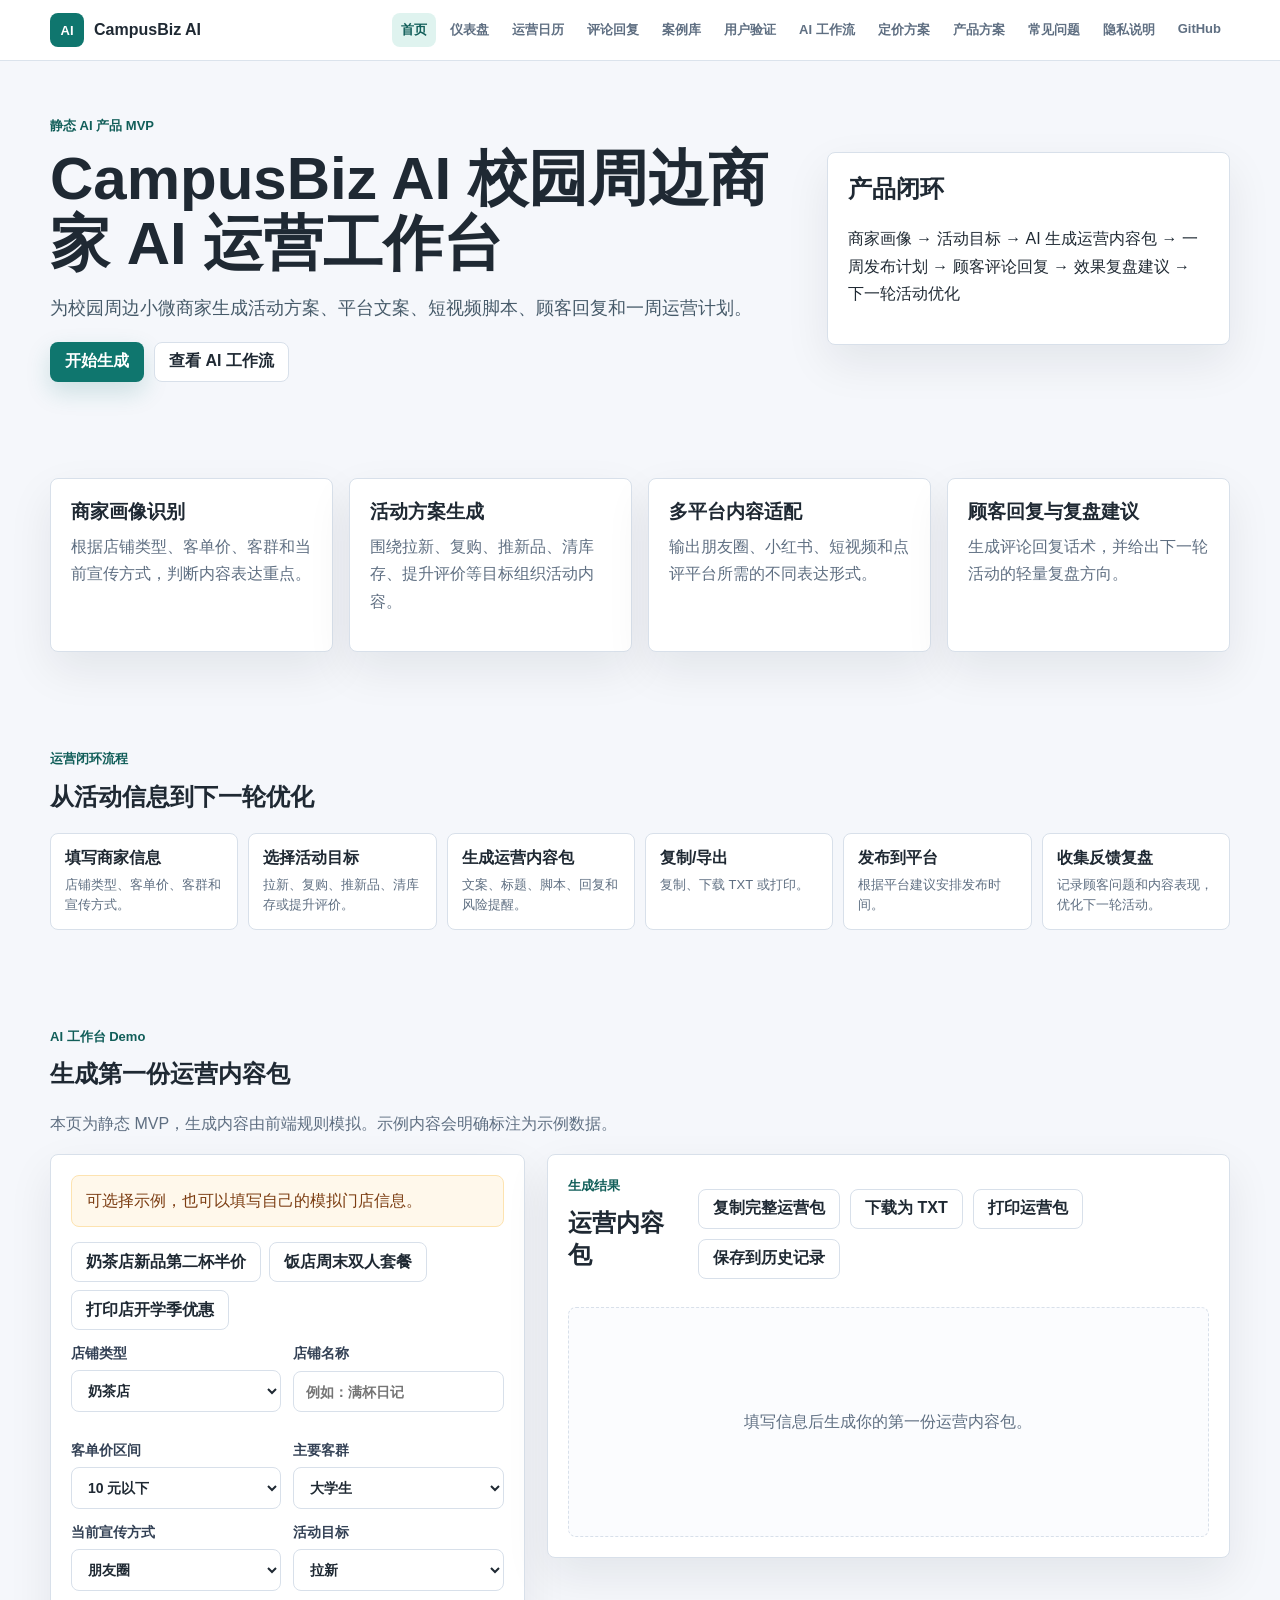
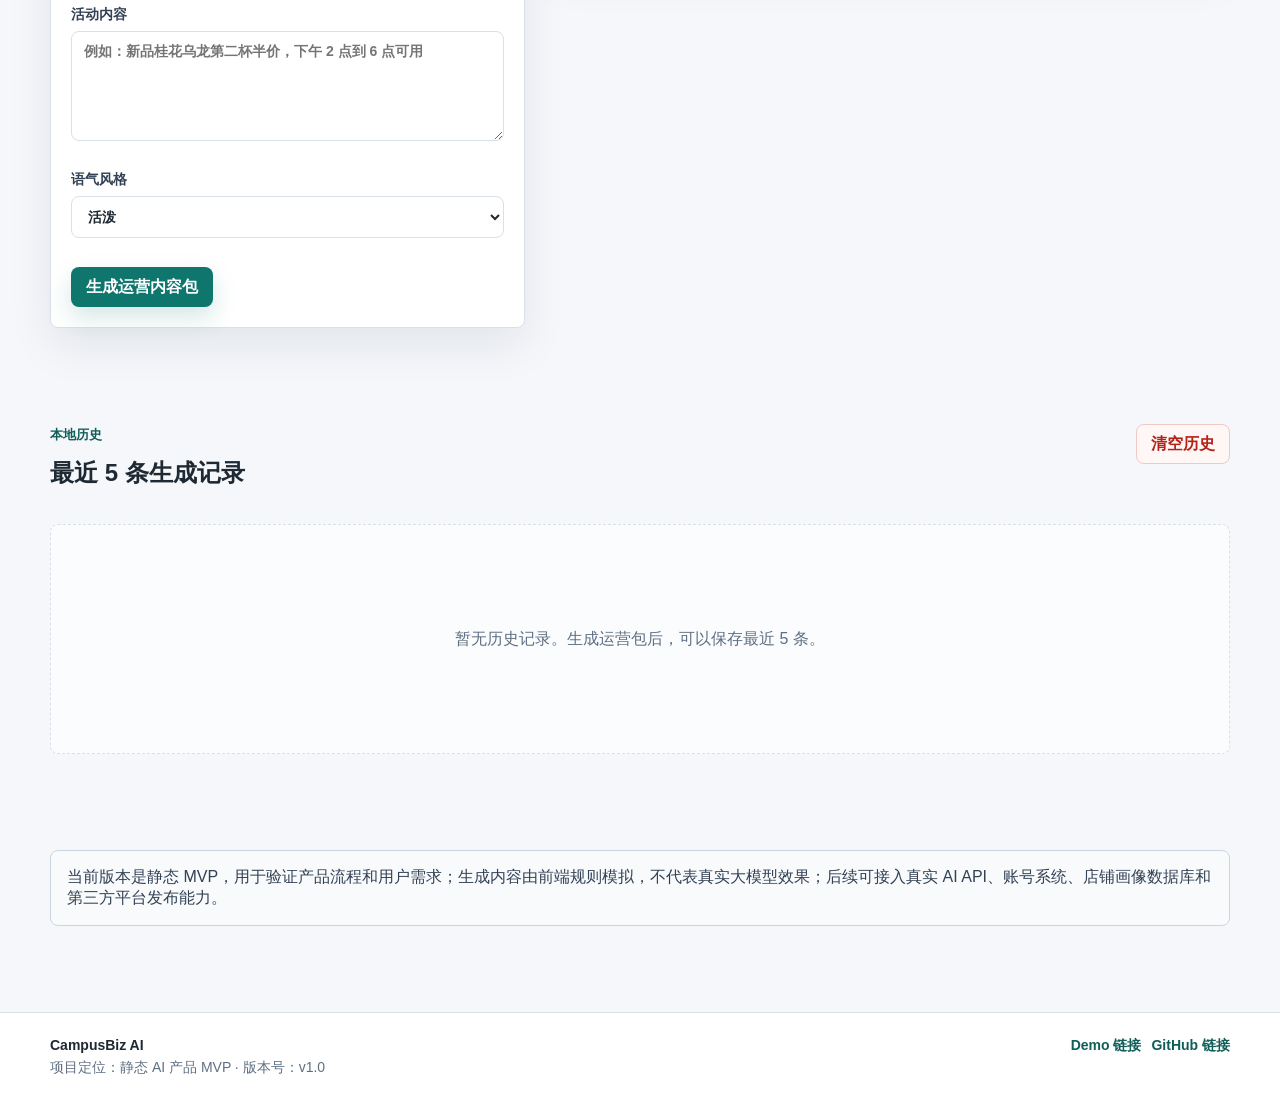
<file: index.html>
<!doctype html>
<html lang="zh-CN">
  <head>
    <meta charset="UTF-8" />
    <meta name="viewport" content="width=device-width, initial-scale=1.0" />
    <meta name="description" content="CampusBiz AI 是面向校园周边小微商家的静态 AI 产品 MVP，提供活动策划、内容生成、运营日历、评论回复和复盘建议。" />
    <title>CampusBiz AI - 首页</title>
    <link rel="stylesheet" href="styles.css" />
  </head>
  <body data-page="home">
    <header class="site-header">
      <nav class="nav" aria-label="主导航">
        <a class="brand" href="index.html"><span class="brand-mark">AI</span><span>CampusBiz AI</span></a>
        <div class="nav-links">
          <a href="index.html" data-page="home">首页</a>
          <a href="dashboard.html" data-page="dashboard">仪表盘</a>
          <a href="calendar.html" data-page="calendar">运营日历</a>
          <a href="reply.html" data-page="reply">评论回复</a>
          <a href="cases.html" data-page="cases">案例库</a>
          <a href="research.html" data-page="research">用户验证</a>
          <a href="workflow.html" data-page="workflow">AI 工作流</a>
          <a href="pricing.html" data-page="pricing">定价方案</a>
          <a href="product-plan.html" data-page="plan">产品方案</a>
          <a href="faq.html" data-page="faq">常见问题</a>
          <a href="privacy.html" data-page="privacy">隐私说明</a>
          <a href="https://github.com/zheng1yu1/campusbiz-ai-assistant">GitHub</a>
        </div>
      </nav>
    </header>

    <main>
      <section class="section page-hero">
        <div class="hero-text">
          <p class="eyebrow">静态 AI 产品 MVP</p>
          <h1>CampusBiz AI 校园周边商家 AI 运营工作台</h1>
          <p class="subtitle">为校园周边小微商家生成活动方案、平台文案、短视频脚本、顾客回复和一周运营计划。</p>
          <div class="hero-actions">
            <a class="primary-btn" href="#demo">开始生成</a>
            <a class="secondary-btn" href="workflow.html">查看 AI 工作流</a>
          </div>
        </div>
        <aside class="hero-panel">
          <h2>产品闭环</h2>
          <p>商家画像 → 活动目标 → AI 生成运营内容包 → 一周发布计划 → 顾客评论回复 → 效果复盘建议 → 下一轮活动优化</p>
        </aside>
      </section>

      <section class="section">
        <div class="card-grid">
          <article class="card"><h3>商家画像识别</h3><p>根据店铺类型、客单价、客群和当前宣传方式，判断内容表达重点。</p></article>
          <article class="card"><h3>活动方案生成</h3><p>围绕拉新、复购、推新品、清库存、提升评价等目标组织活动内容。</p></article>
          <article class="card"><h3>多平台内容适配</h3><p>输出朋友圈、小红书、短视频和点评平台所需的不同表达形式。</p></article>
          <article class="card"><h3>顾客回复与复盘建议</h3><p>生成评论回复话术，并给出下一轮活动的轻量复盘方向。</p></article>
        </div>
      </section>

      <section class="section">
        <div class="section-heading">
          <p class="eyebrow">运营闭环流程</p>
          <h2>从活动信息到下一轮优化</h2>
        </div>
        <div class="flow">
          <div class="flow-step"><strong>填写商家信息</strong><span>店铺类型、客单价、客群和宣传方式。</span></div>
          <div class="flow-step"><strong>选择活动目标</strong><span>拉新、复购、推新品、清库存或提升评价。</span></div>
          <div class="flow-step"><strong>生成运营内容包</strong><span>文案、标题、脚本、回复和风险提醒。</span></div>
          <div class="flow-step"><strong>复制/导出</strong><span>复制、下载 TXT 或打印。</span></div>
          <div class="flow-step"><strong>发布到平台</strong><span>根据平台建议安排发布时间。</span></div>
          <div class="flow-step"><strong>收集反馈复盘</strong><span>记录顾客问题和内容表现，优化下一轮活动。</span></div>
        </div>
      </section>

      <section id="demo" class="section">
        <div class="section-heading">
          <p class="eyebrow">AI 工作台 Demo</p>
          <h2>生成第一份运营内容包</h2>
          <p class="muted">本页为静态 MVP，生成内容由前端规则模拟。示例内容会明确标注为示例数据。</p>
        </div>
        <div class="workbench">
          <form class="input-panel" id="generator-form" novalidate>
            <div class="notice" id="exampleFlag">可选择示例，也可以填写自己的模拟门店信息。</div>
            <div id="formAlert" class="form-alert" role="alert"></div>
            <div class="sample-tabs">
              <button type="button" class="secondary-btn" data-example="tea">奶茶店新品第二杯半价</button>
              <button type="button" class="secondary-btn" data-example="dinner">饭店周末双人套餐</button>
              <button type="button" class="secondary-btn" data-example="print">打印店开学季优惠</button>
            </div>
            <div class="field-row">
              <label for="storeType">店铺类型
                <select id="storeType"><option>奶茶店</option><option>饭店</option><option>理发店</option><option>健身房</option><option>水果店</option><option>打印店</option><option>其他</option></select>
              </label>
              <label for="storeName">店铺名称
                <input id="storeName" type="text" placeholder="例如：满杯日记" />
              </label>
            </div>
            <div id="storeNameError" class="error-message"></div>
            <div class="field-row">
              <label for="priceRange">客单价区间
                <select id="priceRange"><option>10 元以下</option><option>10-20 元</option><option>20-40 元</option><option>40 元以上</option></select>
              </label>
              <label for="audience">主要客群
                <select id="audience"><option>大学生</option><option>上班族</option><option>情侣</option><option>宿舍党</option><option>考研学生</option><option>附近居民</option></select>
              </label>
            </div>
            <div class="field-row">
              <label for="channel">当前宣传方式
                <select id="channel"><option>朋友圈</option><option>小红书</option><option>抖音</option><option>美团/大众点评</option><option>线下海报</option><option>几乎没有</option></select>
              </label>
              <label for="goal">活动目标
                <select id="goal"><option>拉新</option><option>复购</option><option>推新品</option><option>清库存</option><option>提升评价</option><option>节日活动</option></select>
              </label>
            </div>
            <label for="campaign">活动内容
              <textarea id="campaign" placeholder="例如：新品桂花乌龙第二杯半价，下午 2 点到 6 点可用"></textarea>
            </label>
            <div id="campaignError" class="error-message"></div>
            <label for="tone">语气风格
              <select id="tone"><option>活泼</option><option>亲切</option><option>专业</option><option>搞笑</option><option>促销感强</option></select>
            </label>
            <div class="form-actions">
              <button class="primary-btn" type="submit">生成运营内容包</button>
            </div>
          </form>

          <section id="result-section" class="output-panel print-area">
            <div class="output-head no-print">
              <div><p class="eyebrow">生成结果</p><h2>运营内容包</h2></div>
              <div class="actions">
                <button class="secondary-btn" type="button" data-copy-package>复制完整运营包</button>
                <button class="secondary-btn" type="button" data-download-package>下载为 TXT</button>
                <button class="secondary-btn" type="button" data-print>打印运营包</button>
                <button class="secondary-btn" type="button" data-save-history>保存到历史记录</button>
              </div>
            </div>
            <div id="output" class="empty-state">填写信息后生成你的第一份运营内容包。</div>
          </section>
        </div>
      </section>

      <section class="section history-section">
        <div class="output-head">
          <div><p class="eyebrow">本地历史</p><h2>最近 5 条生成记录</h2><p id="historyNotice" class="muted"></p></div>
          <button id="clearHistory" class="danger-btn" type="button">清空历史</button>
        </div>
        <div id="historyList" class="history-list"></div>
      </section>

      <section class="section">
        <div class="mvp-note">
          当前版本是静态 MVP，用于验证产品流程和用户需求；生成内容由前端规则模拟，不代表真实大模型效果；后续可接入真实 AI API、账号系统、店铺画像数据库和第三方平台发布能力。
        </div>
      </section>
    </main>

    <footer class="site-footer">
      <div class="footer-inner">
        <div><strong>CampusBiz AI</strong><span>项目定位：静态 AI 产品 MVP · 版本号：v1.0</span></div>
        <div class="footer-links"><a href="https://zheng1yu1.github.io/campusbiz-ai-assistant/">Demo 链接</a><a href="https://github.com/zheng1yu1/campusbiz-ai-assistant">GitHub 链接</a></div>
      </div>
    </footer>
    <div class="toast" id="toast" role="status" aria-live="polite"></div>
    <script src="script.js"></script>
  </body>
</html>
</file>
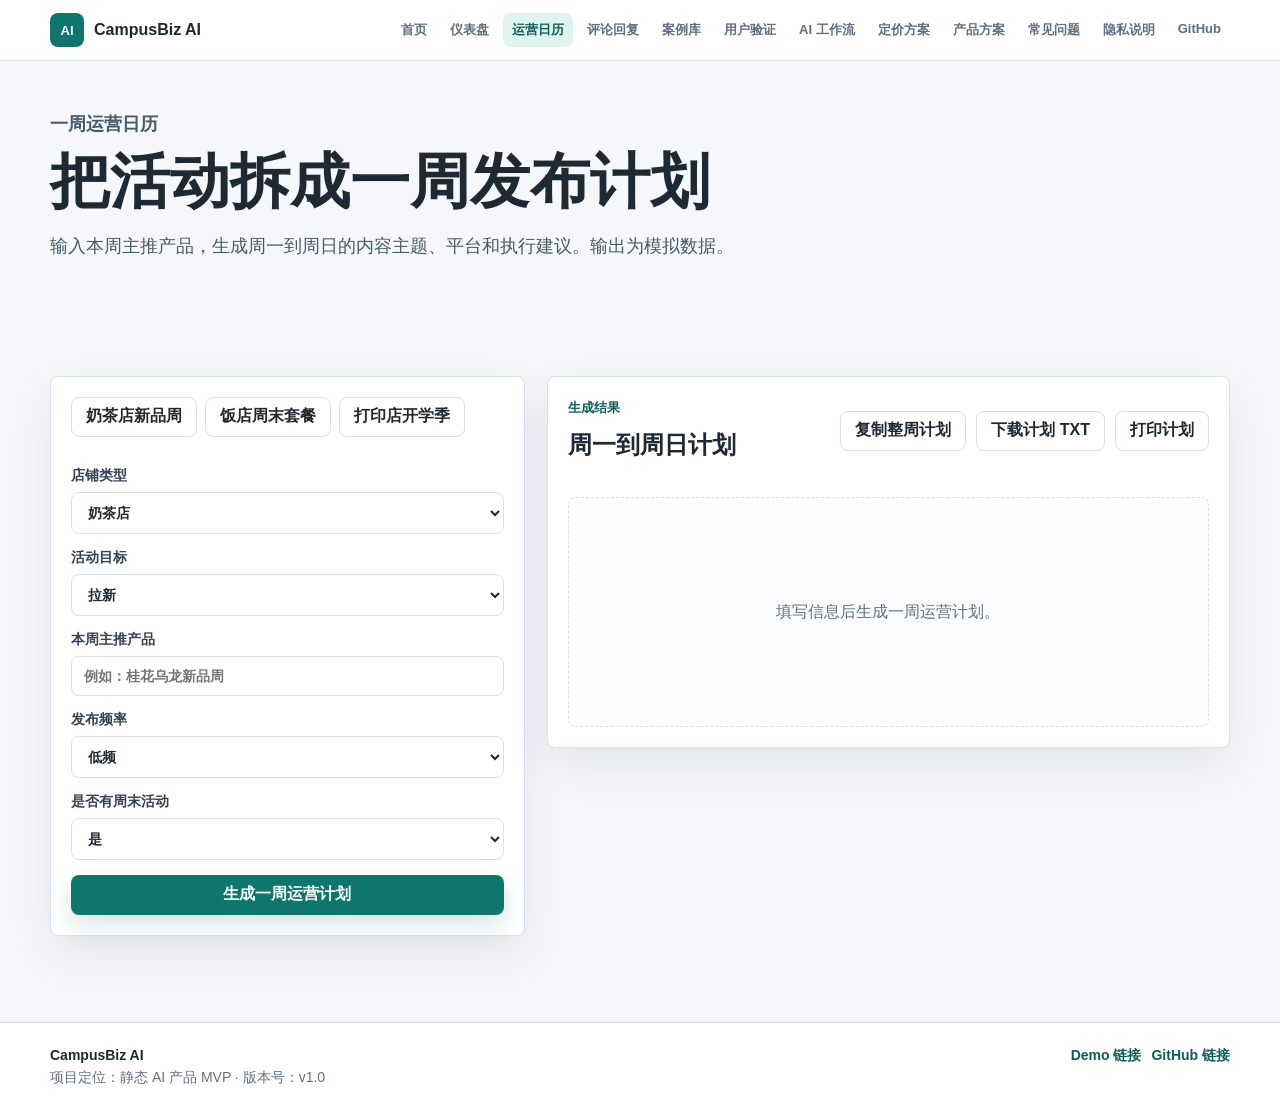
<file: calendar.html>
<!doctype html>
<html lang="zh-CN">
  <head><meta charset="UTF-8" /><meta name="viewport" content="width=device-width, initial-scale=1.0" /><meta name="description" content="CampusBiz AI 一周运营日历，为校园周边商家生成周一到周日的内容发布计划。" /><title>CampusBiz AI - 一周运营日历</title><link rel="stylesheet" href="styles.css" /></head>
  <body data-page="calendar">
    <header class="site-header"><nav class="nav" aria-label="主导航"><a class="brand" href="index.html"><span class="brand-mark">AI</span><span>CampusBiz AI</span></a><div class="nav-links"><a href="index.html" data-page="home">首页</a><a href="dashboard.html" data-page="dashboard">仪表盘</a><a href="calendar.html" data-page="calendar">运营日历</a><a href="reply.html" data-page="reply">评论回复</a><a href="cases.html" data-page="cases">案例库</a><a href="research.html" data-page="research">用户验证</a><a href="workflow.html" data-page="workflow">AI 工作流</a><a href="pricing.html" data-page="pricing">定价方案</a><a href="product-plan.html" data-page="plan">产品方案</a><a href="faq.html" data-page="faq">常见问题</a><a href="privacy.html" data-page="privacy">隐私说明</a><a href="https://github.com/zheng1yu1/campusbiz-ai-assistant">GitHub</a></div></nav></header>
    <main><section class="section page-title"><p class="eyebrow">一周运营日历</p><h1>把活动拆成一周发布计划</h1><p>输入本周主推产品，生成周一到周日的内容主题、平台和执行建议。输出为模拟数据。</p></section>
      <section class="section workbench"><form id="calendar-form" class="input-panel" novalidate><div class="sample-tabs"><button type="button" class="secondary-btn" data-calendar-example="tea">奶茶店新品周</button><button type="button" class="secondary-btn" data-calendar-example="dinner">饭店周末套餐</button><button type="button" class="secondary-btn" data-calendar-example="print">打印店开学季</button></div><div id="calendarError" class="error-message"></div><label for="calendarStoreType">店铺类型<select id="calendarStoreType"><option>奶茶店</option><option>饭店</option><option>理发店</option><option>健身房</option><option>水果店</option><option>打印店</option></select></label><label for="calendarGoal">活动目标<select id="calendarGoal"><option>拉新</option><option>复购</option><option>推新品</option><option>清库存</option><option>提升评价</option><option>节日活动</option></select></label><label for="calendarProduct">本周主推产品<input id="calendarProduct" placeholder="例如：桂花乌龙新品周" /></label><label for="calendarFrequency">发布频率<select id="calendarFrequency"><option>低频</option><option>中频</option><option>高频</option></select></label><label for="calendarWeekend">是否有周末活动<select id="calendarWeekend"><option>是</option><option>否</option></select></label><button class="primary-btn" type="submit">生成一周运营计划</button></form><section class="output-panel calendar-output print-area"><div class="output-head no-print"><div><p class="eyebrow">生成结果</p><h2>周一到周日计划</h2></div><div class="actions"><button class="secondary-btn" data-copy-calendar type="button">复制整周计划</button><button class="secondary-btn" data-download-calendar type="button">下载计划 TXT</button><button class="secondary-btn" data-print type="button">打印计划</button></div></div><div id="calendarOutput" class="empty-state">填写信息后生成一周运营计划。</div></section></section>
    </main><footer class="site-footer"><div class="footer-inner"><div><strong>CampusBiz AI</strong><span>项目定位：静态 AI 产品 MVP · 版本号：v1.0</span></div><div class="footer-links"><a href="https://zheng1yu1.github.io/campusbiz-ai-assistant/">Demo 链接</a><a href="https://github.com/zheng1yu1/campusbiz-ai-assistant">GitHub 链接</a></div></div></footer><div class="toast" id="toast" role="status" aria-live="polite"></div><script src="script.js"></script>
  </body>
</html>
</file>
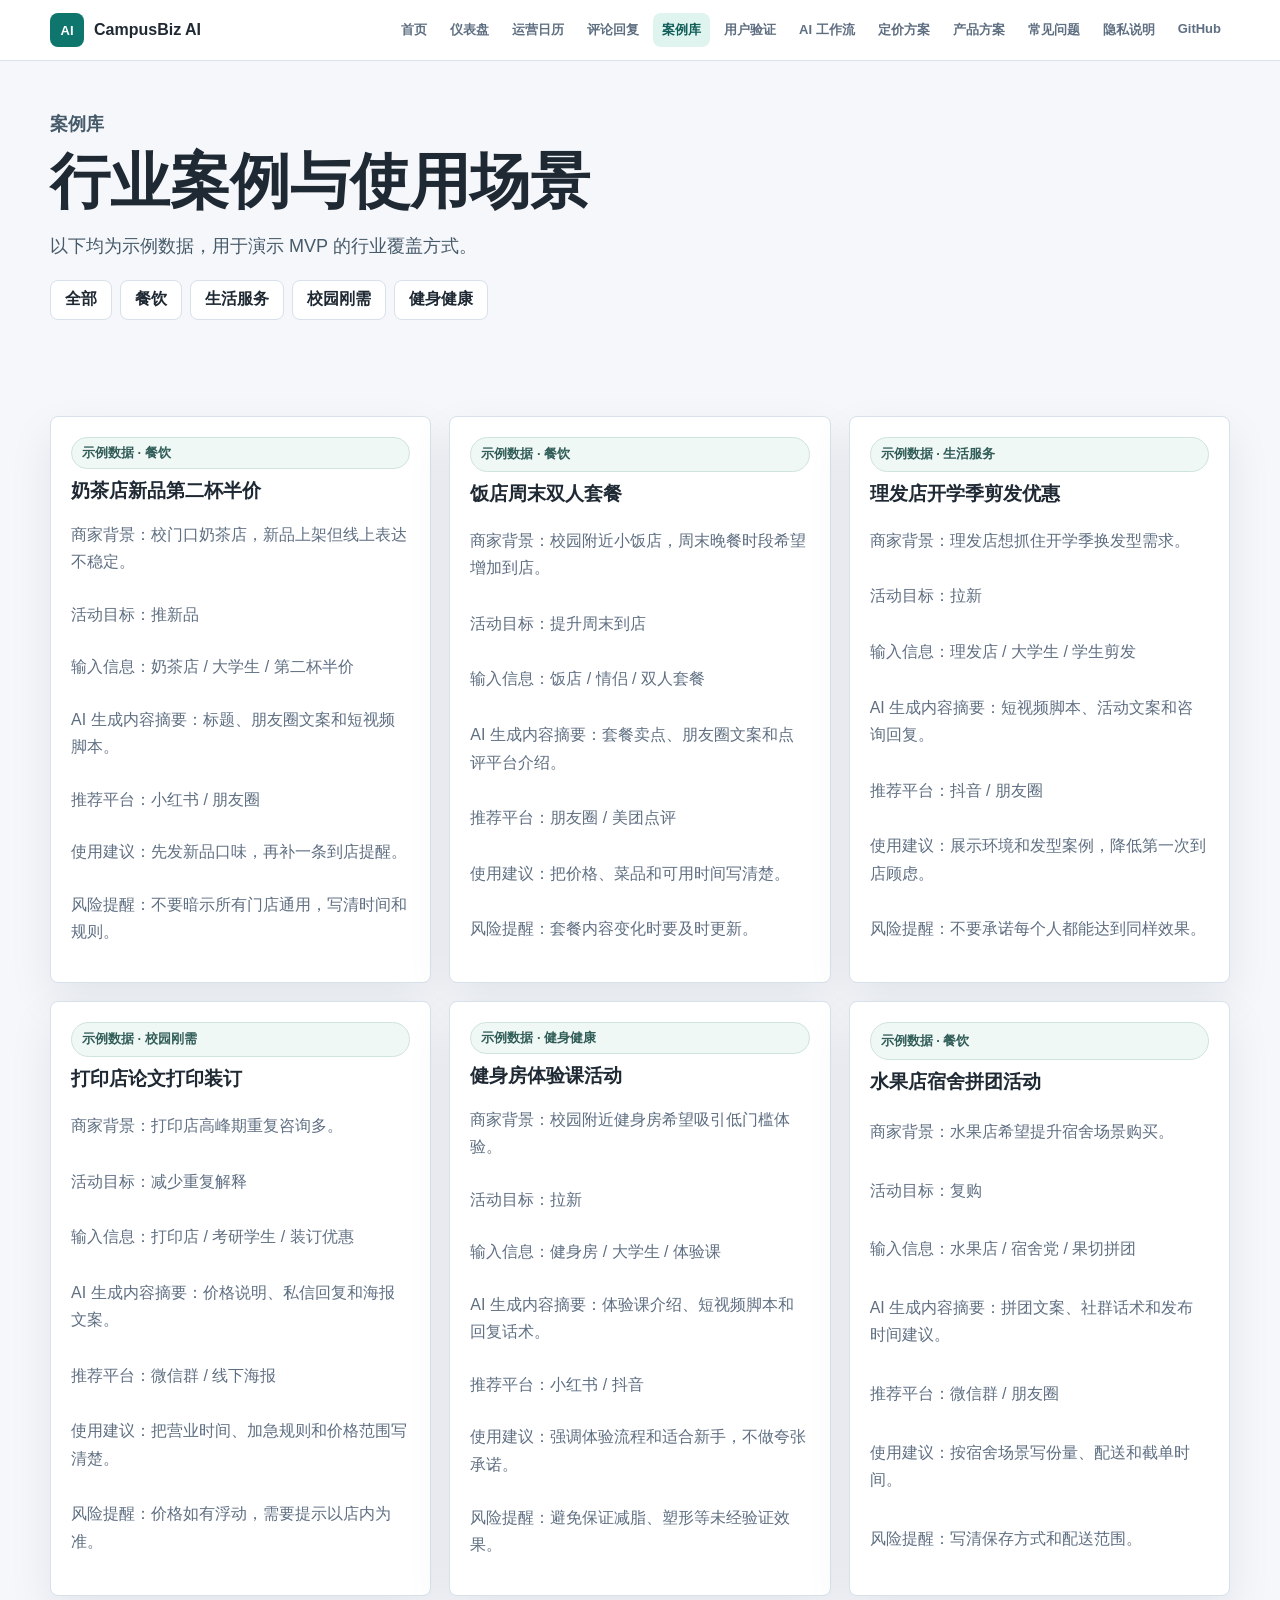
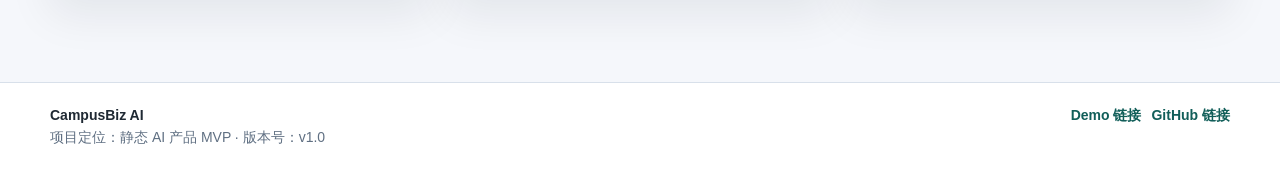
<file: cases.html>
<!doctype html>
<html lang="zh-CN">
  <head><meta charset="UTF-8" /><meta name="viewport" content="width=device-width, initial-scale=1.0" /><meta name="description" content="CampusBiz AI 案例库，展示校园周边商家的示例数据和模拟内容生成场景。" /><title>CampusBiz AI - 案例库</title><link rel="stylesheet" href="styles.css" /></head>
  <body data-page="cases"><header class="site-header"><nav class="nav" aria-label="主导航"><a class="brand" href="index.html"><span class="brand-mark">AI</span><span>CampusBiz AI</span></a><div class="nav-links"><a href="index.html" data-page="home">首页</a><a href="dashboard.html" data-page="dashboard">仪表盘</a><a href="calendar.html" data-page="calendar">运营日历</a><a href="reply.html" data-page="reply">评论回复</a><a href="cases.html" data-page="cases">案例库</a><a href="research.html" data-page="research">用户验证</a><a href="workflow.html" data-page="workflow">AI 工作流</a><a href="pricing.html" data-page="pricing">定价方案</a><a href="product-plan.html" data-page="plan">产品方案</a><a href="faq.html" data-page="faq">常见问题</a><a href="privacy.html" data-page="privacy">隐私说明</a><a href="https://github.com/zheng1yu1/campusbiz-ai-assistant">GitHub</a></div></nav></header><main><section class="section page-title"><p class="eyebrow">案例库</p><h1>行业案例与使用场景</h1><p>以下均为示例数据，用于演示 MVP 的行业覆盖方式。</p><div class="filter-row"><button class="secondary-btn active" data-case-filter="全部">全部</button><button class="secondary-btn" data-case-filter="餐饮">餐饮</button><button class="secondary-btn" data-case-filter="生活服务">生活服务</button><button class="secondary-btn" data-case-filter="校园刚需">校园刚需</button><button class="secondary-btn" data-case-filter="健身健康">健身健康</button></div></section><section class="section"><div id="caseList" class="grid-3"></div></section></main><footer class="site-footer"><div class="footer-inner"><div><strong>CampusBiz AI</strong><span>项目定位：静态 AI 产品 MVP · 版本号：v1.0</span></div><div class="footer-links"><a href="https://zheng1yu1.github.io/campusbiz-ai-assistant/">Demo 链接</a><a href="https://github.com/zheng1yu1/campusbiz-ai-assistant">GitHub 链接</a></div></div></footer><div class="toast" id="toast" role="status" aria-live="polite"></div><script src="script.js"></script></body>
</html>
</file>
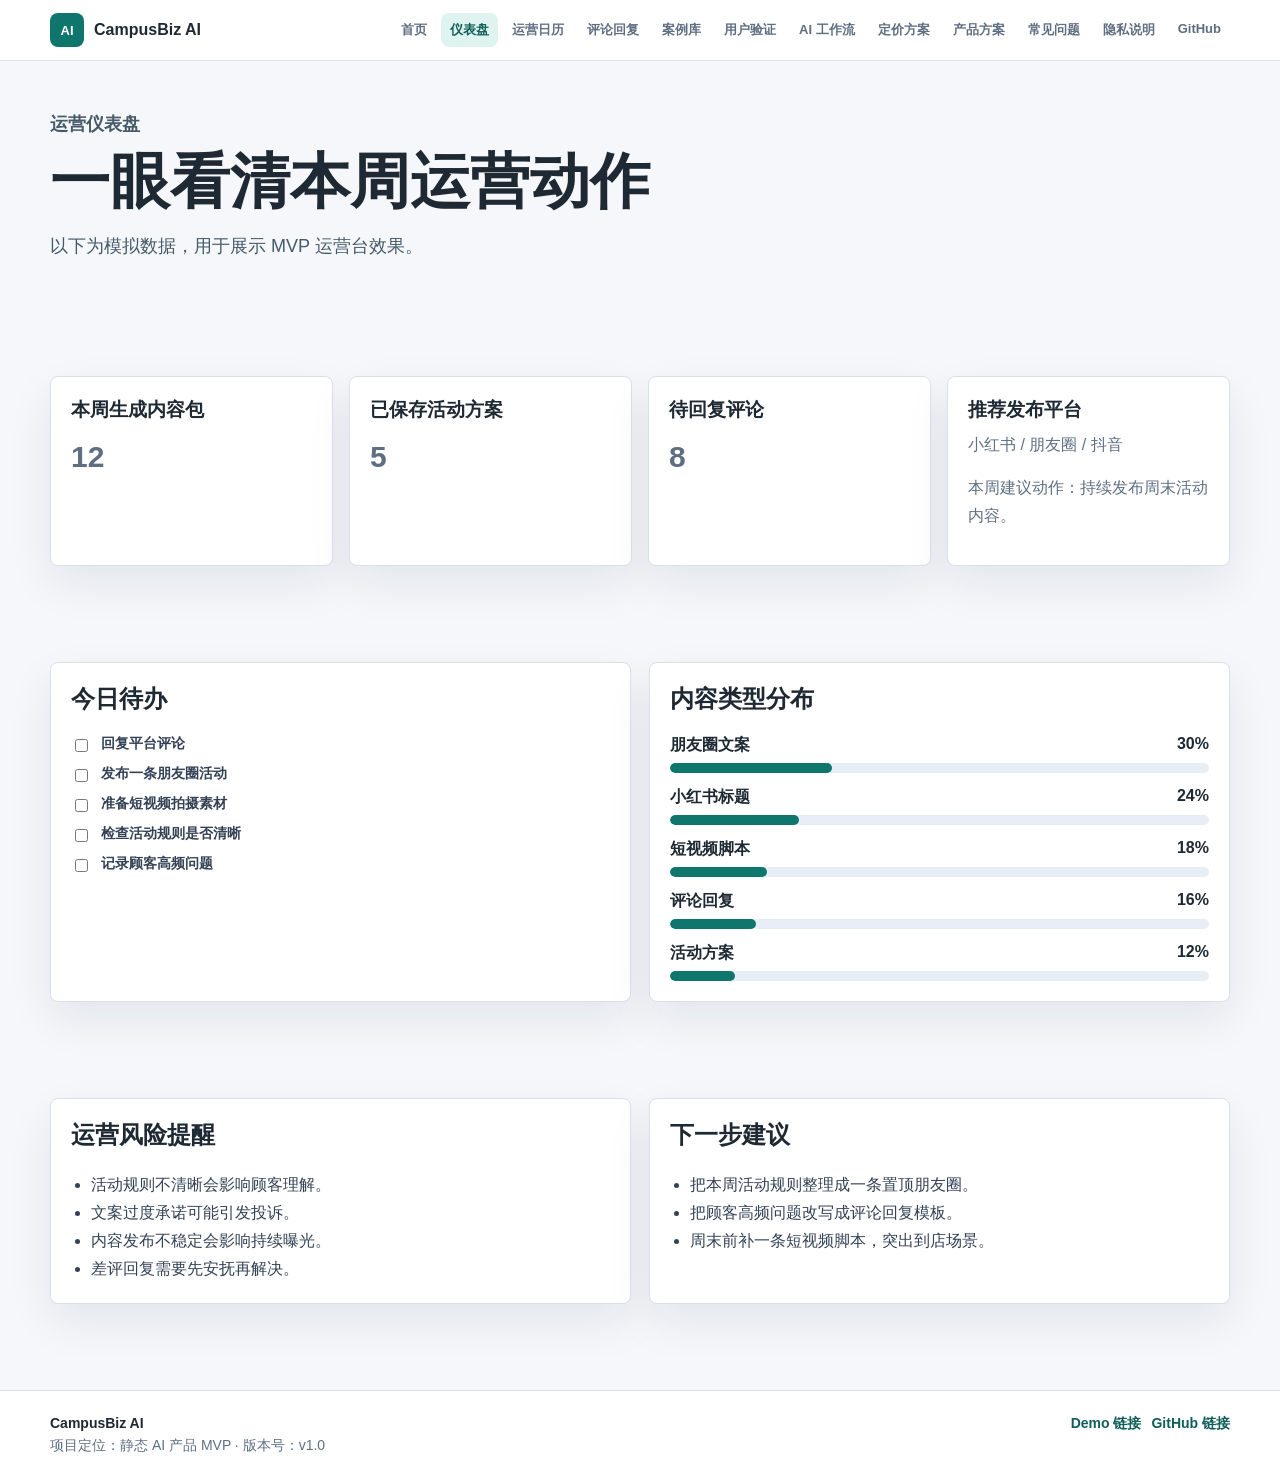
<file: dashboard.html>
<!doctype html>
<html lang="zh-CN">
  <head>
    <meta charset="UTF-8" />
    <meta name="viewport" content="width=device-width, initial-scale=1.0" />
    <meta name="description" content="CampusBiz AI 运营仪表盘，使用模拟数据展示校园周边商家的内容运营台效果。" />
    <title>CampusBiz AI - 运营仪表盘</title>
    <link rel="stylesheet" href="styles.css" />
  </head>
  <body data-page="dashboard">
    <header class="site-header"><nav class="nav" aria-label="主导航"><a class="brand" href="index.html"><span class="brand-mark">AI</span><span>CampusBiz AI</span></a><div class="nav-links"><a href="index.html" data-page="home">首页</a><a href="dashboard.html" data-page="dashboard">仪表盘</a><a href="calendar.html" data-page="calendar">运营日历</a><a href="reply.html" data-page="reply">评论回复</a><a href="cases.html" data-page="cases">案例库</a><a href="research.html" data-page="research">用户验证</a><a href="workflow.html" data-page="workflow">AI 工作流</a><a href="pricing.html" data-page="pricing">定价方案</a><a href="product-plan.html" data-page="plan">产品方案</a><a href="faq.html" data-page="faq">常见问题</a><a href="privacy.html" data-page="privacy">隐私说明</a><a href="https://github.com/zheng1yu1/campusbiz-ai-assistant">GitHub</a></div></nav></header>
    <main>
      <section class="section page-title"><p class="eyebrow">运营仪表盘</p><h1>一眼看清本周运营动作</h1><p>以下为模拟数据，用于展示 MVP 运营台效果。</p></section>
      <section class="section card-grid">
        <article class="card"><h3>本周生成内容包</h3><p class="price">12</p></article>
        <article class="card"><h3>已保存活动方案</h3><p class="price">5</p></article>
        <article class="card"><h3>待回复评论</h3><p class="price">8</p></article>
        <article class="card"><h3>推荐发布平台</h3><p>小红书 / 朋友圈 / 抖音</p><p class="muted">本周建议动作：持续发布周末活动内容。</p></article>
      </section>
      <section class="section grid-2">
        <article class="panel"><h2>今日待办</h2><div class="checklist"><label class="check-item"><input type="checkbox" />回复平台评论</label><label class="check-item"><input type="checkbox" />发布一条朋友圈活动</label><label class="check-item"><input type="checkbox" />准备短视频拍摄素材</label><label class="check-item"><input type="checkbox" />检查活动规则是否清晰</label><label class="check-item"><input type="checkbox" />记录顾客高频问题</label></div></article>
        <article class="panel"><h2>内容类型分布</h2><div class="progress-list"><div class="progress-line"><div class="progress-meta"><span>朋友圈文案</span><span>30%</span></div><div class="progress-bar"><span style="width:30%"></span></div></div><div class="progress-line"><div class="progress-meta"><span>小红书标题</span><span>24%</span></div><div class="progress-bar"><span style="width:24%"></span></div></div><div class="progress-line"><div class="progress-meta"><span>短视频脚本</span><span>18%</span></div><div class="progress-bar"><span style="width:18%"></span></div></div><div class="progress-line"><div class="progress-meta"><span>评论回复</span><span>16%</span></div><div class="progress-bar"><span style="width:16%"></span></div></div><div class="progress-line"><div class="progress-meta"><span>活动方案</span><span>12%</span></div><div class="progress-bar"><span style="width:12%"></span></div></div></div></article>
      </section>
      <section class="section grid-2">
        <article class="panel"><h2>运营风险提醒</h2><ul class="list"><li>活动规则不清晰会影响顾客理解。</li><li>文案过度承诺可能引发投诉。</li><li>内容发布不稳定会影响持续曝光。</li><li>差评回复需要先安抚再解决。</li></ul></article>
        <article class="panel"><h2>下一步建议</h2><ul class="list"><li>把本周活动规则整理成一条置顶朋友圈。</li><li>把顾客高频问题改写成评论回复模板。</li><li>周末前补一条短视频脚本，突出到店场景。</li></ul></article>
      </section>
    </main>
    <footer class="site-footer"><div class="footer-inner"><div><strong>CampusBiz AI</strong><span>项目定位：静态 AI 产品 MVP · 版本号：v1.0</span></div><div class="footer-links"><a href="https://zheng1yu1.github.io/campusbiz-ai-assistant/">Demo 链接</a><a href="https://github.com/zheng1yu1/campusbiz-ai-assistant">GitHub 链接</a></div></div></footer><div class="toast" id="toast" role="status" aria-live="polite"></div><script src="script.js"></script>
  </body>
</html>
</file>
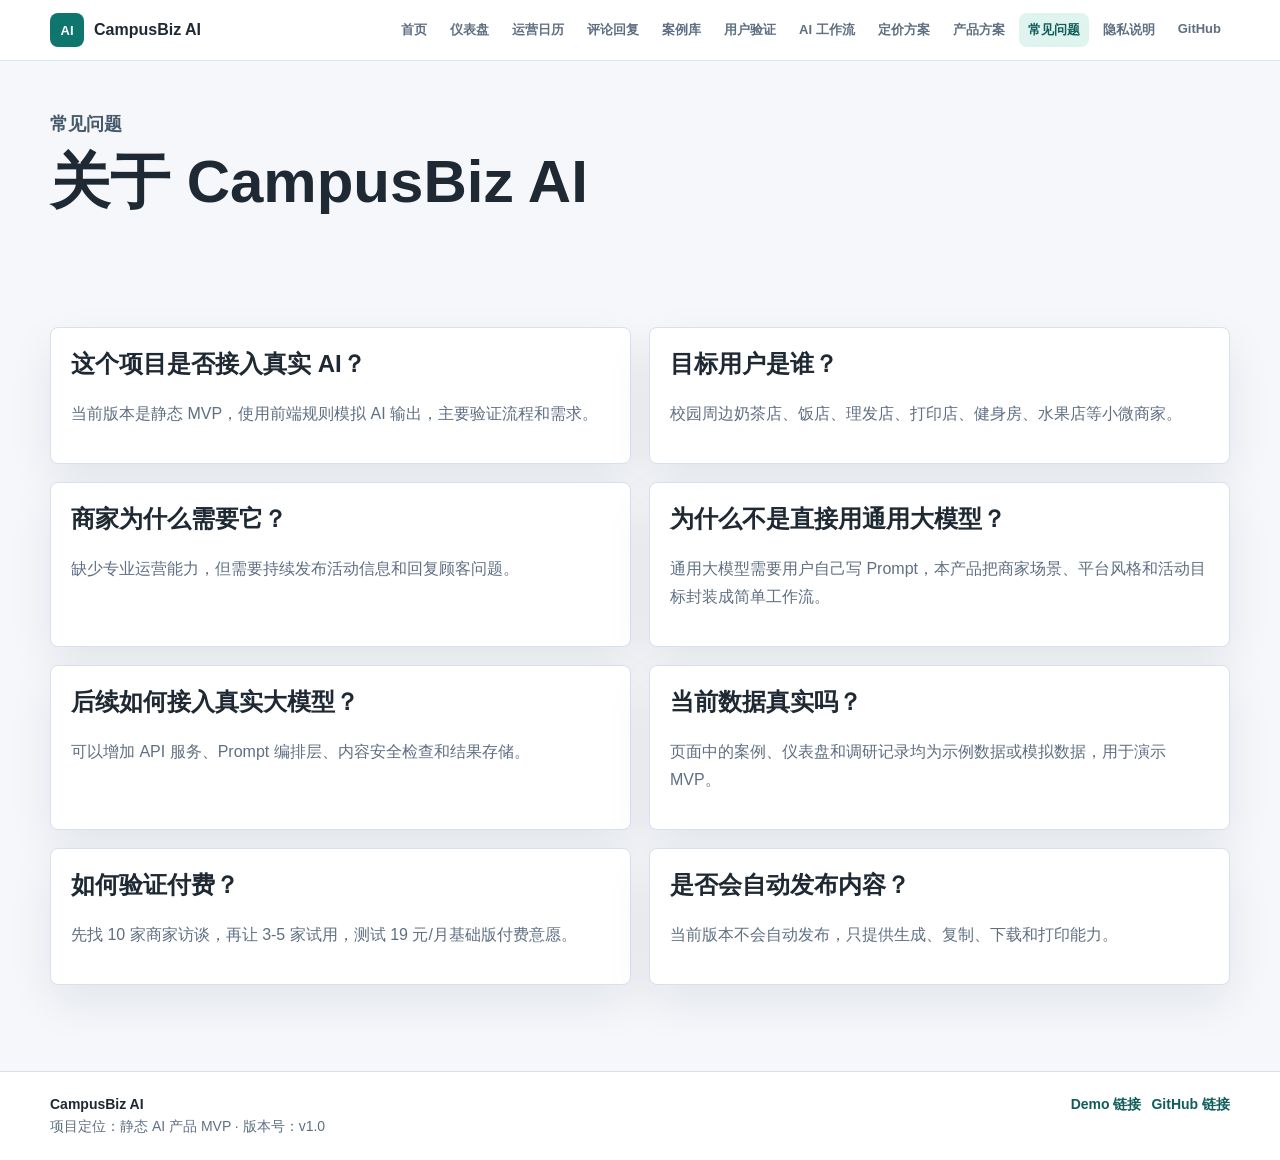
<file: faq.html>
<!doctype html>
<html lang="zh-CN">
  <head><meta charset="UTF-8" /><meta name="viewport" content="width=device-width, initial-scale=1.0" /><meta name="description" content="CampusBiz AI 常见问题，说明项目是否接入真实 AI、目标用户、数据来源和后续扩展方式。" /><title>CampusBiz AI - 常见问题</title><link rel="stylesheet" href="styles.css" /></head>
  <body data-page="faq"><header class="site-header"><nav class="nav" aria-label="主导航"><a class="brand" href="index.html"><span class="brand-mark">AI</span><span>CampusBiz AI</span></a><div class="nav-links"><a href="index.html" data-page="home">首页</a><a href="dashboard.html" data-page="dashboard">仪表盘</a><a href="calendar.html" data-page="calendar">运营日历</a><a href="reply.html" data-page="reply">评论回复</a><a href="cases.html" data-page="cases">案例库</a><a href="research.html" data-page="research">用户验证</a><a href="workflow.html" data-page="workflow">AI 工作流</a><a href="pricing.html" data-page="pricing">定价方案</a><a href="product-plan.html" data-page="plan">产品方案</a><a href="faq.html" data-page="faq">常见问题</a><a href="privacy.html" data-page="privacy">隐私说明</a><a href="https://github.com/zheng1yu1/campusbiz-ai-assistant">GitHub</a></div></nav></header><main><section class="section page-title"><p class="eyebrow">常见问题</p><h1>关于 CampusBiz AI</h1></section><section class="section grid-2"><article class="panel"><h2>这个项目是否接入真实 AI？</h2><p>当前版本是静态 MVP，使用前端规则模拟 AI 输出，主要验证流程和需求。</p></article><article class="panel"><h2>目标用户是谁？</h2><p>校园周边奶茶店、饭店、理发店、打印店、健身房、水果店等小微商家。</p></article><article class="panel"><h2>商家为什么需要它？</h2><p>缺少专业运营能力，但需要持续发布活动信息和回复顾客问题。</p></article><article class="panel"><h2>为什么不是直接用通用大模型？</h2><p>通用大模型需要用户自己写 Prompt，本产品把商家场景、平台风格和活动目标封装成简单工作流。</p></article><article class="panel"><h2>后续如何接入真实大模型？</h2><p>可以增加 API 服务、Prompt 编排层、内容安全检查和结果存储。</p></article><article class="panel"><h2>当前数据真实吗？</h2><p>页面中的案例、仪表盘和调研记录均为示例数据或模拟数据，用于演示 MVP。</p></article><article class="panel"><h2>如何验证付费？</h2><p>先找 10 家商家访谈，再让 3-5 家试用，测试 19 元/月基础版付费意愿。</p></article><article class="panel"><h2>是否会自动发布内容？</h2><p>当前版本不会自动发布，只提供生成、复制、下载和打印能力。</p></article></section></main><footer class="site-footer"><div class="footer-inner"><div><strong>CampusBiz AI</strong><span>项目定位：静态 AI 产品 MVP · 版本号：v1.0</span></div><div class="footer-links"><a href="https://zheng1yu1.github.io/campusbiz-ai-assistant/">Demo 链接</a><a href="https://github.com/zheng1yu1/campusbiz-ai-assistant">GitHub 链接</a></div></div></footer><div class="toast" id="toast" role="status" aria-live="polite"></div><script src="script.js"></script></body>
</html>
</file>
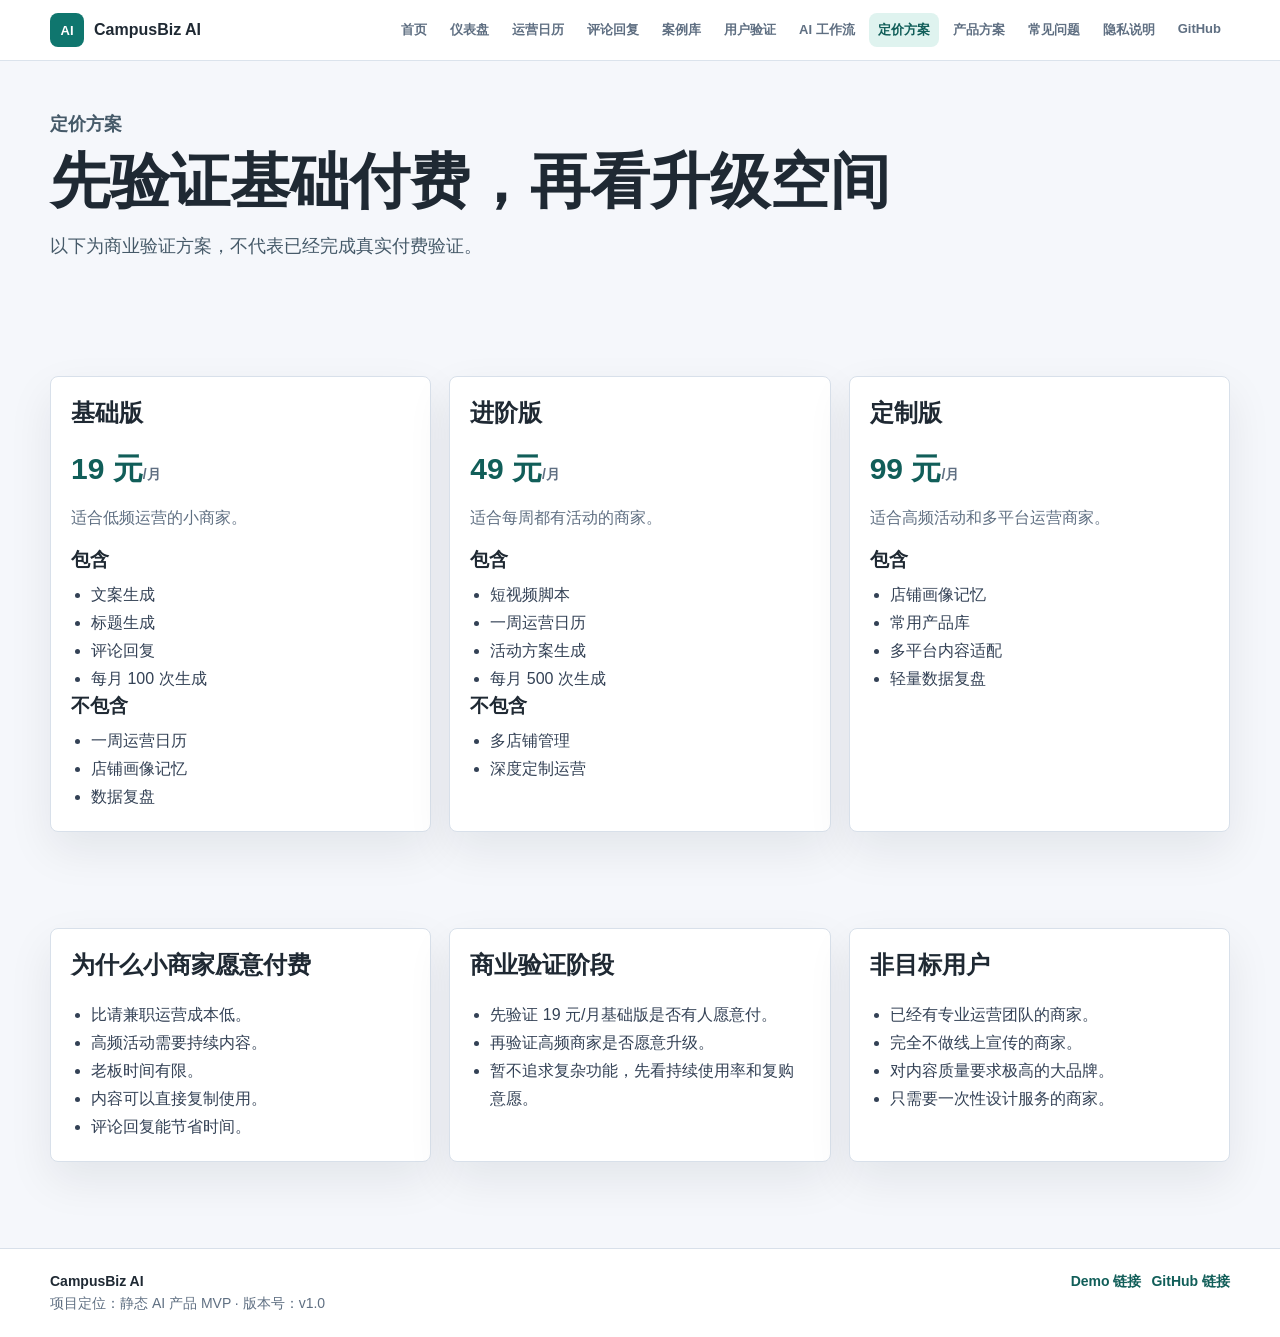
<file: pricing.html>
<!doctype html>
<html lang="zh-CN">
  <head><meta charset="UTF-8" /><meta name="viewport" content="width=device-width, initial-scale=1.0" /><meta name="description" content="CampusBiz AI 定价方案，展示基础版、进阶版和定制版的商业验证思路。" /><title>CampusBiz AI - 定价方案</title><link rel="stylesheet" href="styles.css" /></head>
  <body data-page="pricing"><header class="site-header"><nav class="nav" aria-label="主导航"><a class="brand" href="index.html"><span class="brand-mark">AI</span><span>CampusBiz AI</span></a><div class="nav-links"><a href="index.html" data-page="home">首页</a><a href="dashboard.html" data-page="dashboard">仪表盘</a><a href="calendar.html" data-page="calendar">运营日历</a><a href="reply.html" data-page="reply">评论回复</a><a href="cases.html" data-page="cases">案例库</a><a href="research.html" data-page="research">用户验证</a><a href="workflow.html" data-page="workflow">AI 工作流</a><a href="pricing.html" data-page="pricing">定价方案</a><a href="product-plan.html" data-page="plan">产品方案</a><a href="faq.html" data-page="faq">常见问题</a><a href="privacy.html" data-page="privacy">隐私说明</a><a href="https://github.com/zheng1yu1/campusbiz-ai-assistant">GitHub</a></div></nav></header><main><section class="section page-title"><p class="eyebrow">定价方案</p><h1>先验证基础付费，再看升级空间</h1><p>以下为商业验证方案，不代表已经完成真实付费验证。</p></section><section class="section grid-3 pricing-grid"><article class="price-card"><h2>基础版</h2><div class="price">19 元<small>/月</small></div><p>适合低频运营的小商家。</p><h3>包含</h3><ul class="list"><li>文案生成</li><li>标题生成</li><li>评论回复</li><li>每月 100 次生成</li></ul><h3>不包含</h3><ul class="list"><li>一周运营日历</li><li>店铺画像记忆</li><li>数据复盘</li></ul></article><article class="price-card"><h2>进阶版</h2><div class="price">49 元<small>/月</small></div><p>适合每周都有活动的商家。</p><h3>包含</h3><ul class="list"><li>短视频脚本</li><li>一周运营日历</li><li>活动方案生成</li><li>每月 500 次生成</li></ul><h3>不包含</h3><ul class="list"><li>多店铺管理</li><li>深度定制运营</li></ul></article><article class="price-card"><h2>定制版</h2><div class="price">99 元<small>/月</small></div><p>适合高频活动和多平台运营商家。</p><h3>包含</h3><ul class="list"><li>店铺画像记忆</li><li>常用产品库</li><li>多平台内容适配</li><li>轻量数据复盘</li></ul></article></section><section class="section grid-3"><article class="panel"><h2>为什么小商家愿意付费</h2><ul class="list"><li>比请兼职运营成本低。</li><li>高频活动需要持续内容。</li><li>老板时间有限。</li><li>内容可以直接复制使用。</li><li>评论回复能节省时间。</li></ul></article><article class="panel"><h2>商业验证阶段</h2><ul class="list"><li>先验证 19 元/月基础版是否有人愿意付。</li><li>再验证高频商家是否愿意升级。</li><li>暂不追求复杂功能，先看持续使用率和复购意愿。</li></ul></article><article class="panel"><h2>非目标用户</h2><ul class="list"><li>已经有专业运营团队的商家。</li><li>完全不做线上宣传的商家。</li><li>对内容质量要求极高的大品牌。</li><li>只需要一次性设计服务的商家。</li></ul></article></section></main><footer class="site-footer"><div class="footer-inner"><div><strong>CampusBiz AI</strong><span>项目定位：静态 AI 产品 MVP · 版本号：v1.0</span></div><div class="footer-links"><a href="https://zheng1yu1.github.io/campusbiz-ai-assistant/">Demo 链接</a><a href="https://github.com/zheng1yu1/campusbiz-ai-assistant">GitHub 链接</a></div></div></footer><div class="toast" id="toast" role="status" aria-live="polite"></div><script src="script.js"></script></body>
</html>
</file>
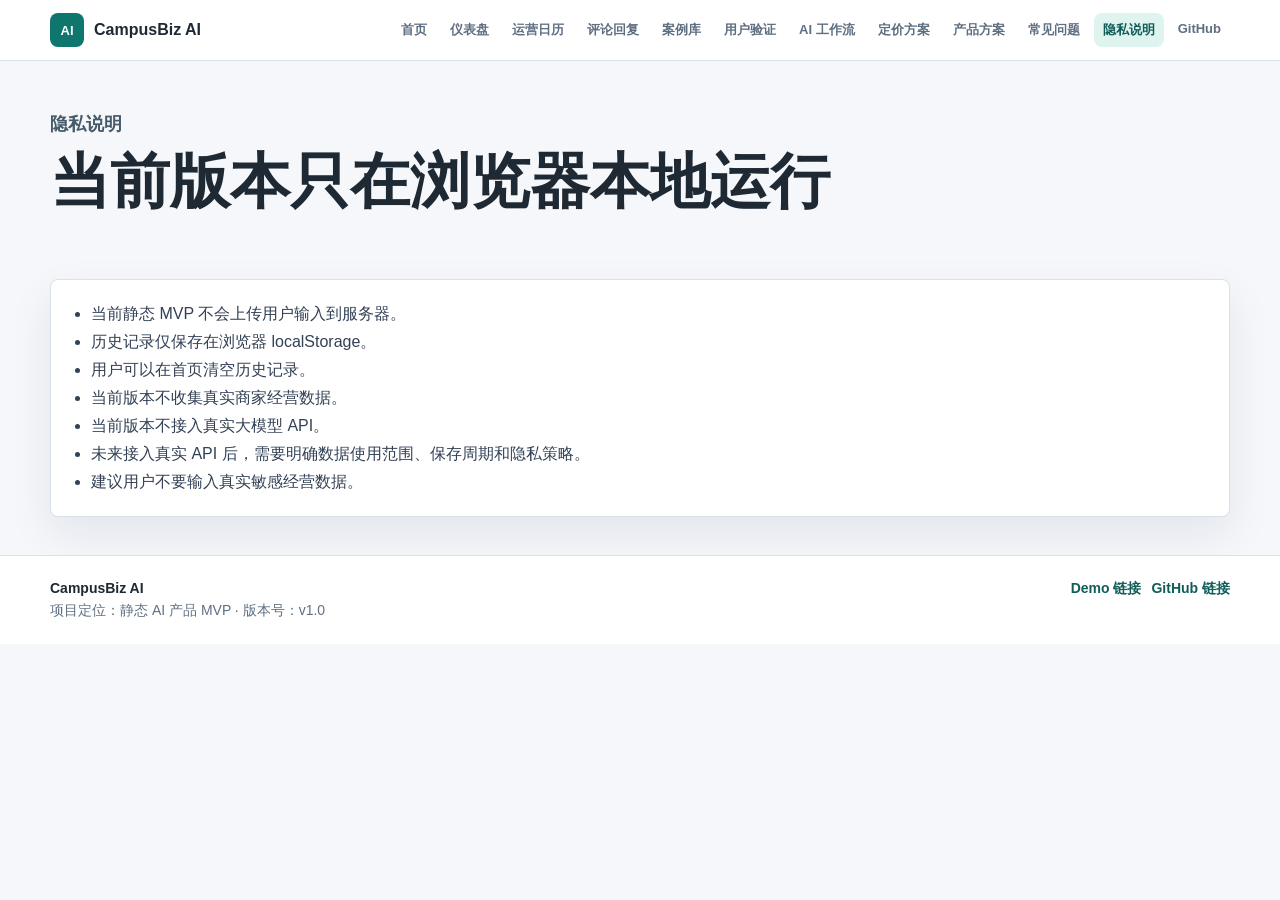
<file: privacy.html>
<!doctype html>
<html lang="zh-CN">
  <head><meta charset="UTF-8" /><meta name="viewport" content="width=device-width, initial-scale=1.0" /><meta name="description" content="CampusBiz AI 隐私说明，说明静态 MVP 的本地数据、localStorage 和未来 API 接入边界。" /><title>CampusBiz AI - 隐私说明</title><link rel="stylesheet" href="styles.css" /></head>
  <body data-page="privacy"><header class="site-header"><nav class="nav" aria-label="主导航"><a class="brand" href="index.html"><span class="brand-mark">AI</span><span>CampusBiz AI</span></a><div class="nav-links"><a href="index.html" data-page="home">首页</a><a href="dashboard.html" data-page="dashboard">仪表盘</a><a href="calendar.html" data-page="calendar">运营日历</a><a href="reply.html" data-page="reply">评论回复</a><a href="cases.html" data-page="cases">案例库</a><a href="research.html" data-page="research">用户验证</a><a href="workflow.html" data-page="workflow">AI 工作流</a><a href="pricing.html" data-page="pricing">定价方案</a><a href="product-plan.html" data-page="plan">产品方案</a><a href="faq.html" data-page="faq">常见问题</a><a href="privacy.html" data-page="privacy">隐私说明</a><a href="https://github.com/zheng1yu1/campusbiz-ai-assistant">GitHub</a></div></nav></header><main><section class="section page-title"><p class="eyebrow">隐私说明</p><h1>当前版本只在浏览器本地运行</h1></section><section class="section panel"><ul class="list"><li>当前静态 MVP 不会上传用户输入到服务器。</li><li>历史记录仅保存在浏览器 localStorage。</li><li>用户可以在首页清空历史记录。</li><li>当前版本不收集真实商家经营数据。</li><li>当前版本不接入真实大模型 API。</li><li>未来接入真实 API 后，需要明确数据使用范围、保存周期和隐私策略。</li><li>建议用户不要输入真实敏感经营数据。</li></ul></section></main><footer class="site-footer"><div class="footer-inner"><div><strong>CampusBiz AI</strong><span>项目定位：静态 AI 产品 MVP · 版本号：v1.0</span></div><div class="footer-links"><a href="https://zheng1yu1.github.io/campusbiz-ai-assistant/">Demo 链接</a><a href="https://github.com/zheng1yu1/campusbiz-ai-assistant">GitHub 链接</a></div></div></footer><div class="toast" id="toast" role="status" aria-live="polite"></div><script src="script.js"></script></body>
</html>
</file>
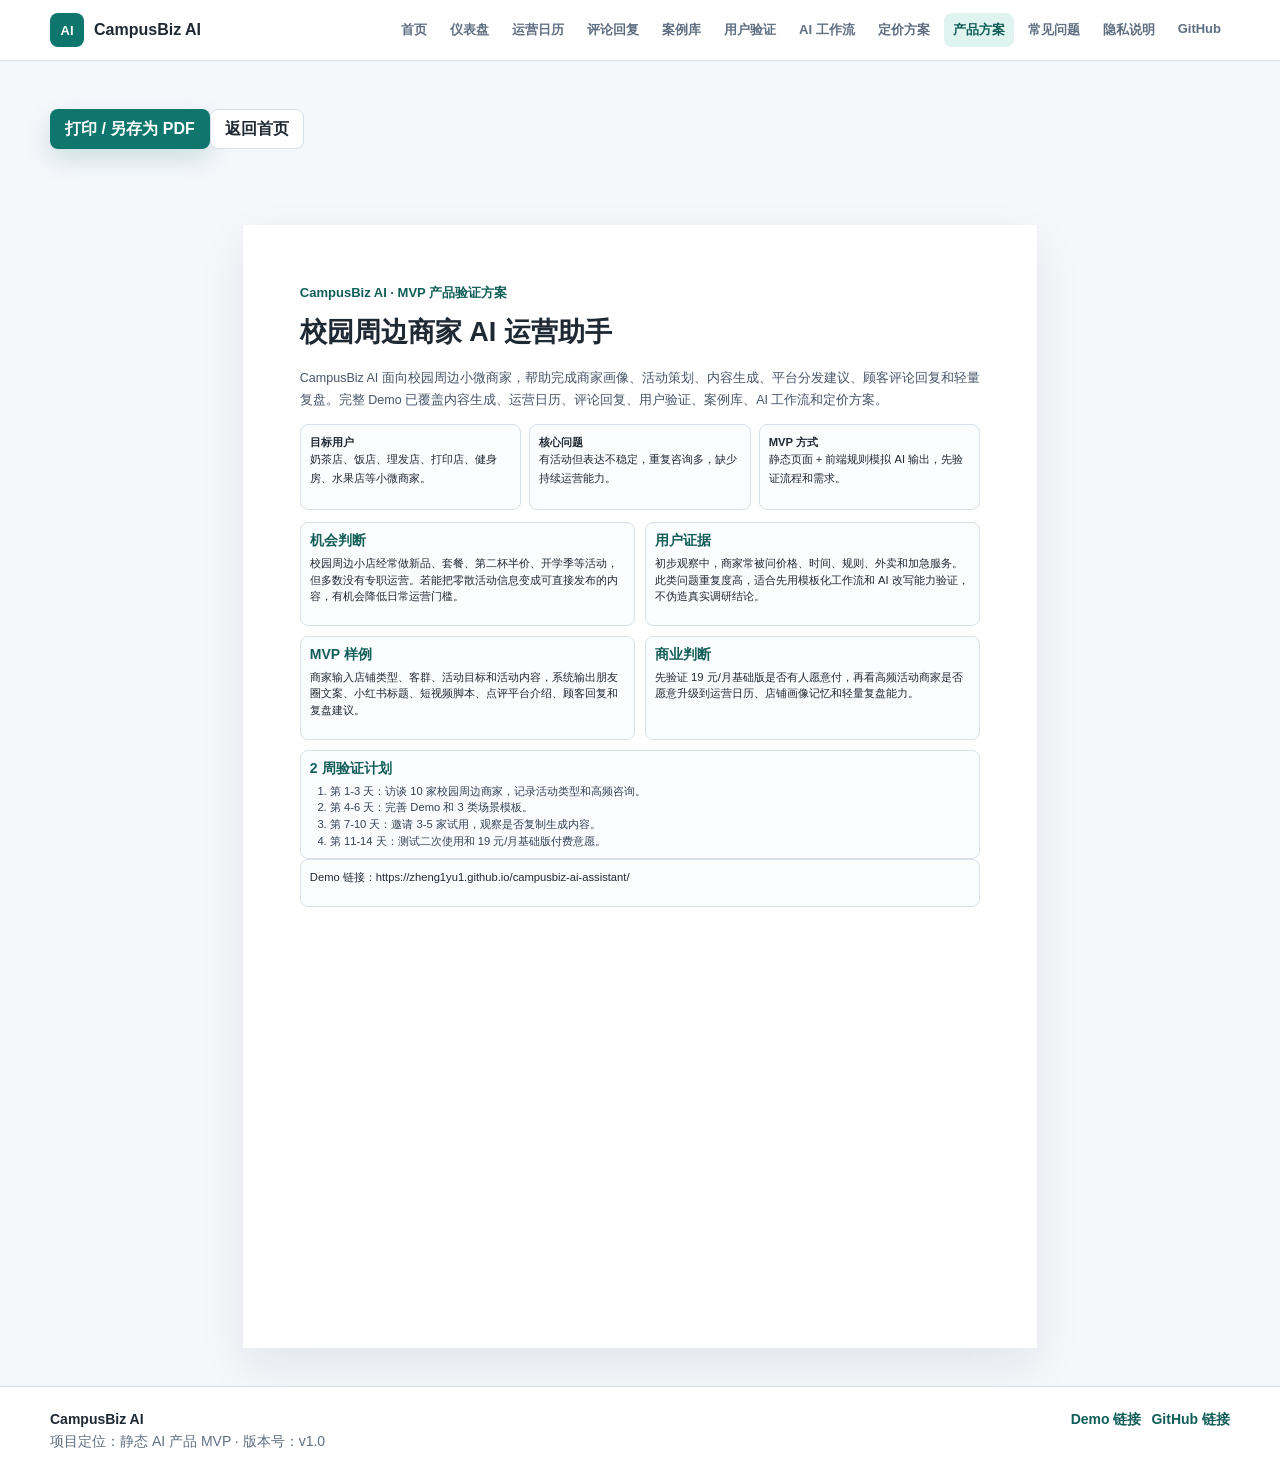
<file: product-plan.html>
<!doctype html>
<html lang="zh-CN">
  <head>
    <meta charset="UTF-8" />
    <meta name="viewport" content="width=device-width, initial-scale=1.0" />
    <meta name="description" content="CampusBiz AI 一页 A4 产品验证方案，展示机会判断、用户证据、MVP 样例、商业判断和 2 周验证计划。" />
    <title>CampusBiz AI - 产品方案</title>
    <link rel="stylesheet" href="styles.css" />
  </head>
  <body class="plan-body" data-page="plan">
    <header class="site-header"><nav class="nav" aria-label="主导航"><a class="brand" href="index.html"><span class="brand-mark">AI</span><span>CampusBiz AI</span></a><div class="nav-links"><a href="index.html" data-page="home">首页</a><a href="dashboard.html" data-page="dashboard">仪表盘</a><a href="calendar.html" data-page="calendar">运营日历</a><a href="reply.html" data-page="reply">评论回复</a><a href="cases.html" data-page="cases">案例库</a><a href="research.html" data-page="research">用户验证</a><a href="workflow.html" data-page="workflow">AI 工作流</a><a href="pricing.html" data-page="pricing">定价方案</a><a href="product-plan.html" data-page="plan">产品方案</a><a href="faq.html" data-page="faq">常见问题</a><a href="privacy.html" data-page="privacy">隐私说明</a><a href="https://github.com/zheng1yu1/campusbiz-ai-assistant">GitHub</a></div></nav></header>
    <div class="toolbar section no-print"><button class="primary-btn" type="button" data-print>打印 / 另存为 PDF</button><a class="secondary-btn" href="index.html">返回首页</a></div>
    <main class="plan-page">
      <p class="eyebrow">CampusBiz AI · MVP 产品验证方案</p>
      <h1>校园周边商家 AI 运营助手</h1>
      <p class="plan-summary">CampusBiz AI 面向校园周边小微商家，帮助完成商家画像、活动策划、内容生成、平台分发建议、顾客评论回复和轻量复盘。完整 Demo 已覆盖内容生成、运营日历、评论回复、用户验证、案例库、AI 工作流和定价方案。</p>
      <div class="plan-meta"><div><strong>目标用户</strong><p>奶茶店、饭店、理发店、打印店、健身房、水果店等小微商家。</p></div><div><strong>核心问题</strong><p>有活动但表达不稳定，重复咨询多，缺少持续运营能力。</p></div><div><strong>MVP 方式</strong><p>静态页面 + 前端规则模拟 AI 输出，先验证流程和需求。</p></div></div>
      <div class="plan-grid">
        <section class="plan-section-card"><h2>机会判断</h2><p>校园周边小店经常做新品、套餐、第二杯半价、开学季等活动，但多数没有专职运营。若能把零散活动信息变成可直接发布的内容，有机会降低日常运营门槛。</p></section>
        <section class="plan-section-card"><h2>用户证据</h2><p>初步观察中，商家常被问价格、时间、规则、外卖和加急服务。此类问题重复度高，适合先用模板化工作流和 AI 改写能力验证，不伪造真实调研结论。</p></section>
        <section class="plan-section-card"><h2>MVP 样例</h2><p>商家输入店铺类型、客群、活动目标和活动内容，系统输出朋友圈文案、小红书标题、短视频脚本、点评平台介绍、顾客回复和复盘建议。</p></section>
        <section class="plan-section-card"><h2>商业判断</h2><p>先验证 19 元/月基础版是否有人愿意付，再看高频活动商家是否愿意升级到运营日历、店铺画像记忆和轻量复盘能力。</p></section>
        <section class="plan-section-card wide"><h2>2 周验证计划</h2><ol class="list"><li>第 1-3 天：访谈 10 家校园周边商家，记录活动类型和高频咨询。</li><li>第 4-6 天：完善 Demo 和 3 类场景模板。</li><li>第 7-10 天：邀请 3-5 家试用，观察是否复制生成内容。</li><li>第 11-14 天：测试二次使用和 19 元/月基础版付费意愿。</li></ol></section>
      </div>
      <div class="plan-link"><p>Demo 链接：https://zheng1yu1.github.io/campusbiz-ai-assistant/</p></div>
    </main>
    <footer class="site-footer"><div class="footer-inner"><div><strong>CampusBiz AI</strong><span>项目定位：静态 AI 产品 MVP · 版本号：v1.0</span></div><div class="footer-links"><a href="https://zheng1yu1.github.io/campusbiz-ai-assistant/">Demo 链接</a><a href="https://github.com/zheng1yu1/campusbiz-ai-assistant">GitHub 链接</a></div></div></footer>
    <div class="toast" id="toast" role="status" aria-live="polite"></div><script src="script.js"></script>
  </body>
</html>
</file>
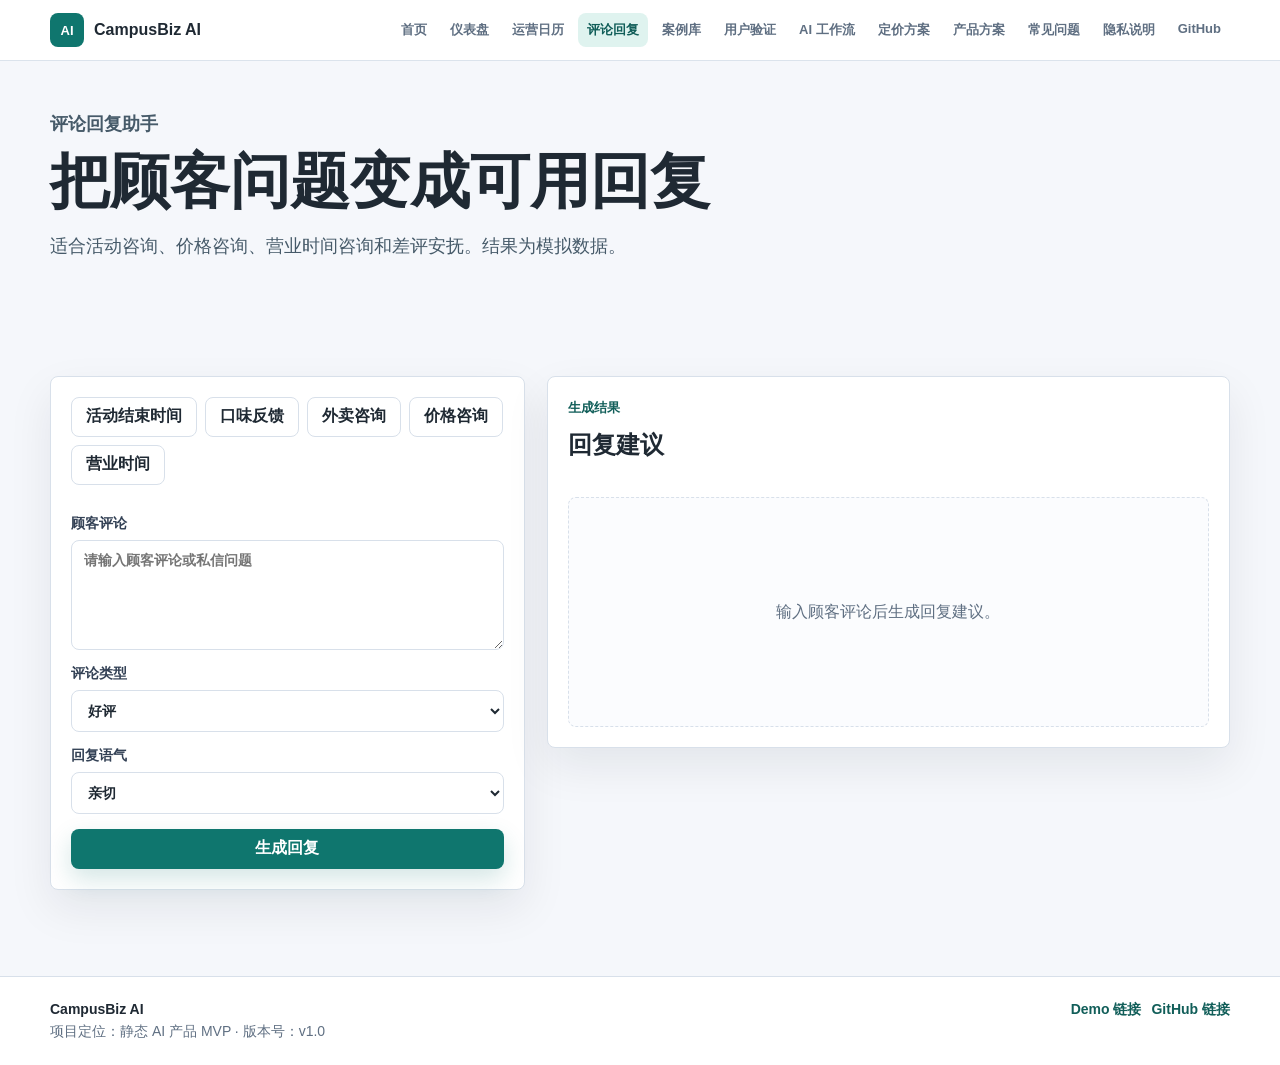
<file: reply.html>
<!doctype html>
<html lang="zh-CN">
  <head><meta charset="UTF-8" /><meta name="viewport" content="width=device-width, initial-scale=1.0" /><meta name="description" content="CampusBiz AI 评论回复助手，帮助校园周边商家生成好评、差评、活动咨询、价格咨询等回复话术。" /><title>CampusBiz AI - 评论回复助手</title><link rel="stylesheet" href="styles.css" /></head>
  <body data-page="reply">
    <header class="site-header"><nav class="nav" aria-label="主导航"><a class="brand" href="index.html"><span class="brand-mark">AI</span><span>CampusBiz AI</span></a><div class="nav-links"><a href="index.html" data-page="home">首页</a><a href="dashboard.html" data-page="dashboard">仪表盘</a><a href="calendar.html" data-page="calendar">运营日历</a><a href="reply.html" data-page="reply">评论回复</a><a href="cases.html" data-page="cases">案例库</a><a href="research.html" data-page="research">用户验证</a><a href="workflow.html" data-page="workflow">AI 工作流</a><a href="pricing.html" data-page="pricing">定价方案</a><a href="product-plan.html" data-page="plan">产品方案</a><a href="faq.html" data-page="faq">常见问题</a><a href="privacy.html" data-page="privacy">隐私说明</a><a href="https://github.com/zheng1yu1/campusbiz-ai-assistant">GitHub</a></div></nav></header>
    <main><section class="section page-title"><p class="eyebrow">评论回复助手</p><h1>把顾客问题变成可用回复</h1><p>适合活动咨询、价格咨询、营业时间咨询和差评安抚。结果为模拟数据。</p></section><section class="section workbench"><form id="reply-form" class="input-panel" novalidate><div class="sample-tabs"><button type="button" class="secondary-btn" data-reply-example="这个活动到什么时候结束？">活动结束时间</button><button type="button" class="secondary-btn" data-reply-example="奶茶有点太甜了。">口味反馈</button><button type="button" class="secondary-btn" data-reply-example="可以外卖吗？">外卖咨询</button><button type="button" class="secondary-btn" data-reply-example="打印论文多少钱？">价格咨询</button><button type="button" class="secondary-btn" data-reply-example="今天营业到几点？">营业时间</button></div><div id="replyError" class="error-message"></div><label for="customerComment">顾客评论<textarea id="customerComment" placeholder="请输入顾客评论或私信问题"></textarea></label><label for="commentType">评论类型<select id="commentType"><option>好评</option><option>差评</option><option>活动咨询</option><option>价格咨询</option><option>营业时间咨询</option><option>普通问题</option></select></label><label for="replyTone">回复语气<select id="replyTone"><option>亲切</option><option>专业</option><option>轻松</option><option>诚恳</option><option>促销感强</option></select></label><button class="primary-btn" type="submit">生成回复</button></form><section class="output-panel"><div class="output-head"><div><p class="eyebrow">生成结果</p><h2>回复建议</h2></div></div><div id="replyOutput" class="empty-state">输入顾客评论后生成回复建议。</div></section></section></main><footer class="site-footer"><div class="footer-inner"><div><strong>CampusBiz AI</strong><span>项目定位：静态 AI 产品 MVP · 版本号：v1.0</span></div><div class="footer-links"><a href="https://zheng1yu1.github.io/campusbiz-ai-assistant/">Demo 链接</a><a href="https://github.com/zheng1yu1/campusbiz-ai-assistant">GitHub 链接</a></div></div></footer><div class="toast" id="toast" role="status" aria-live="polite"></div><script src="script.js"></script>
  </body>
</html>
</file>
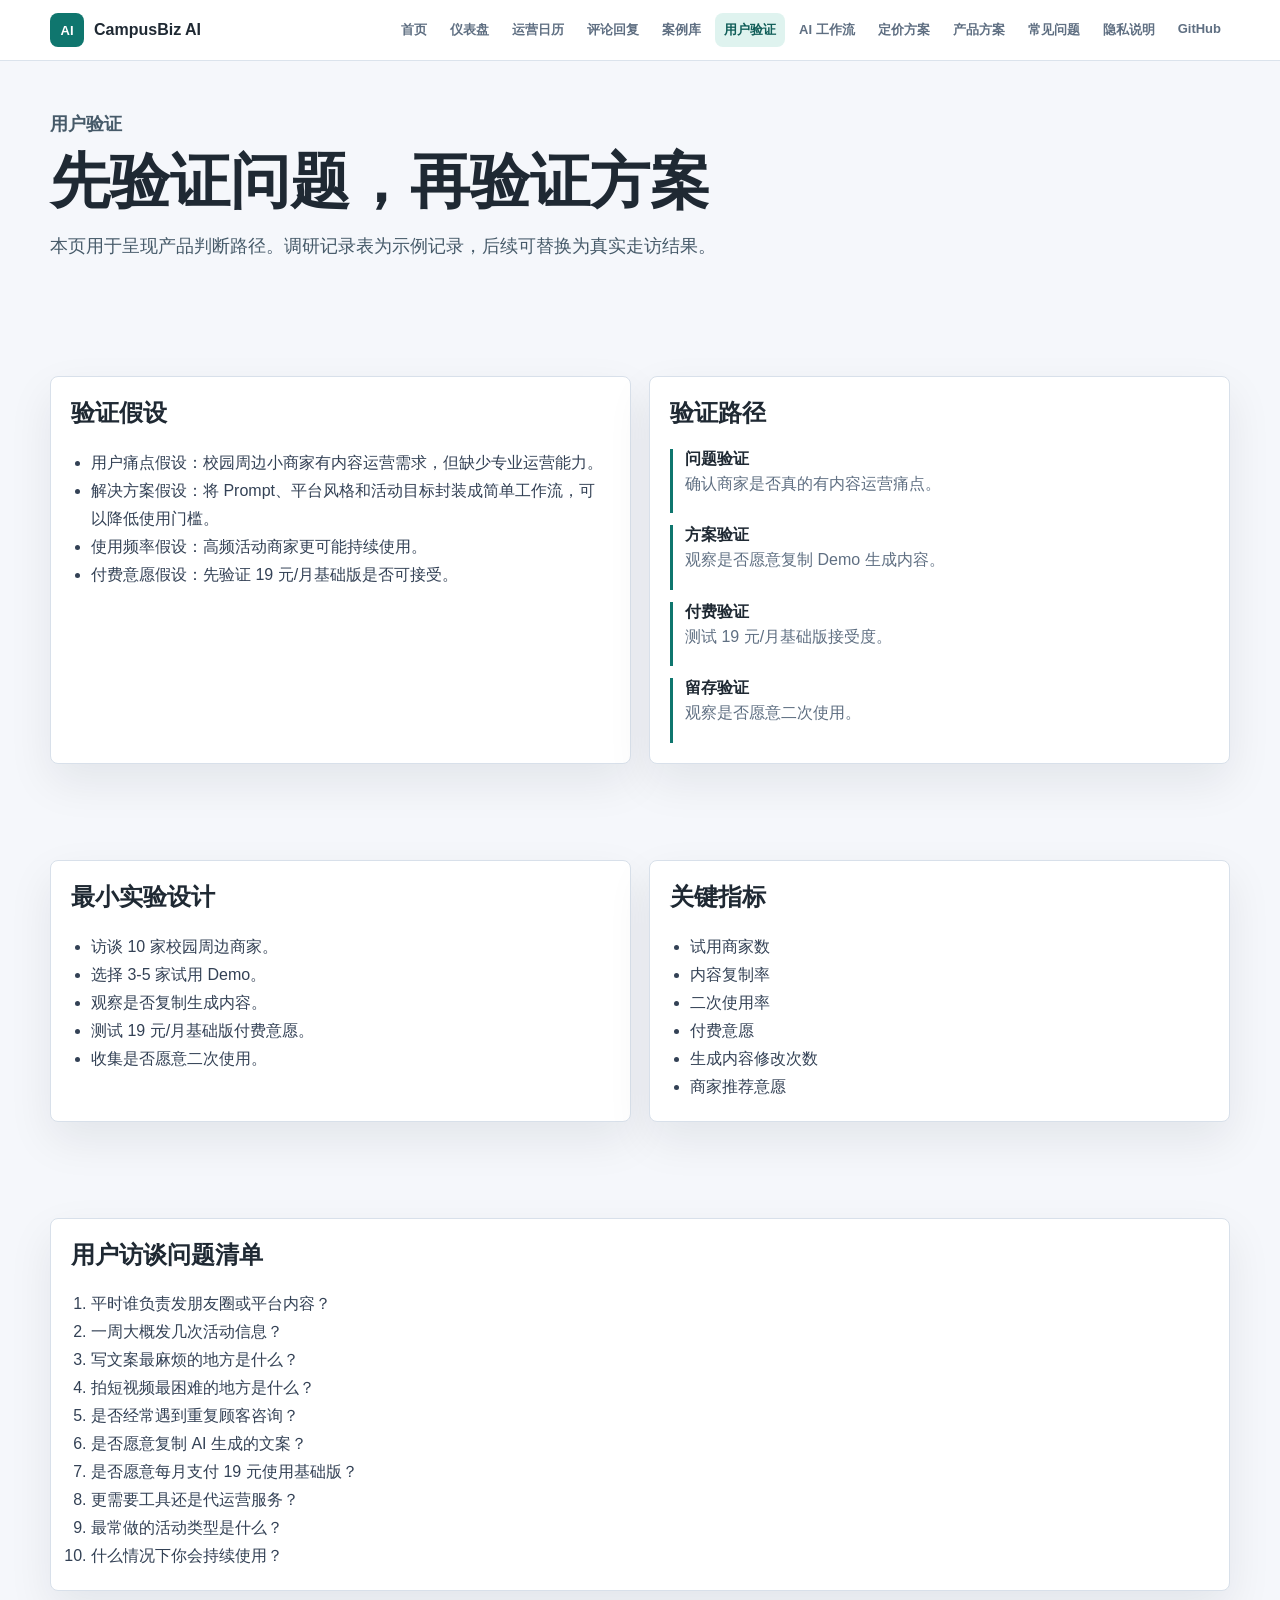
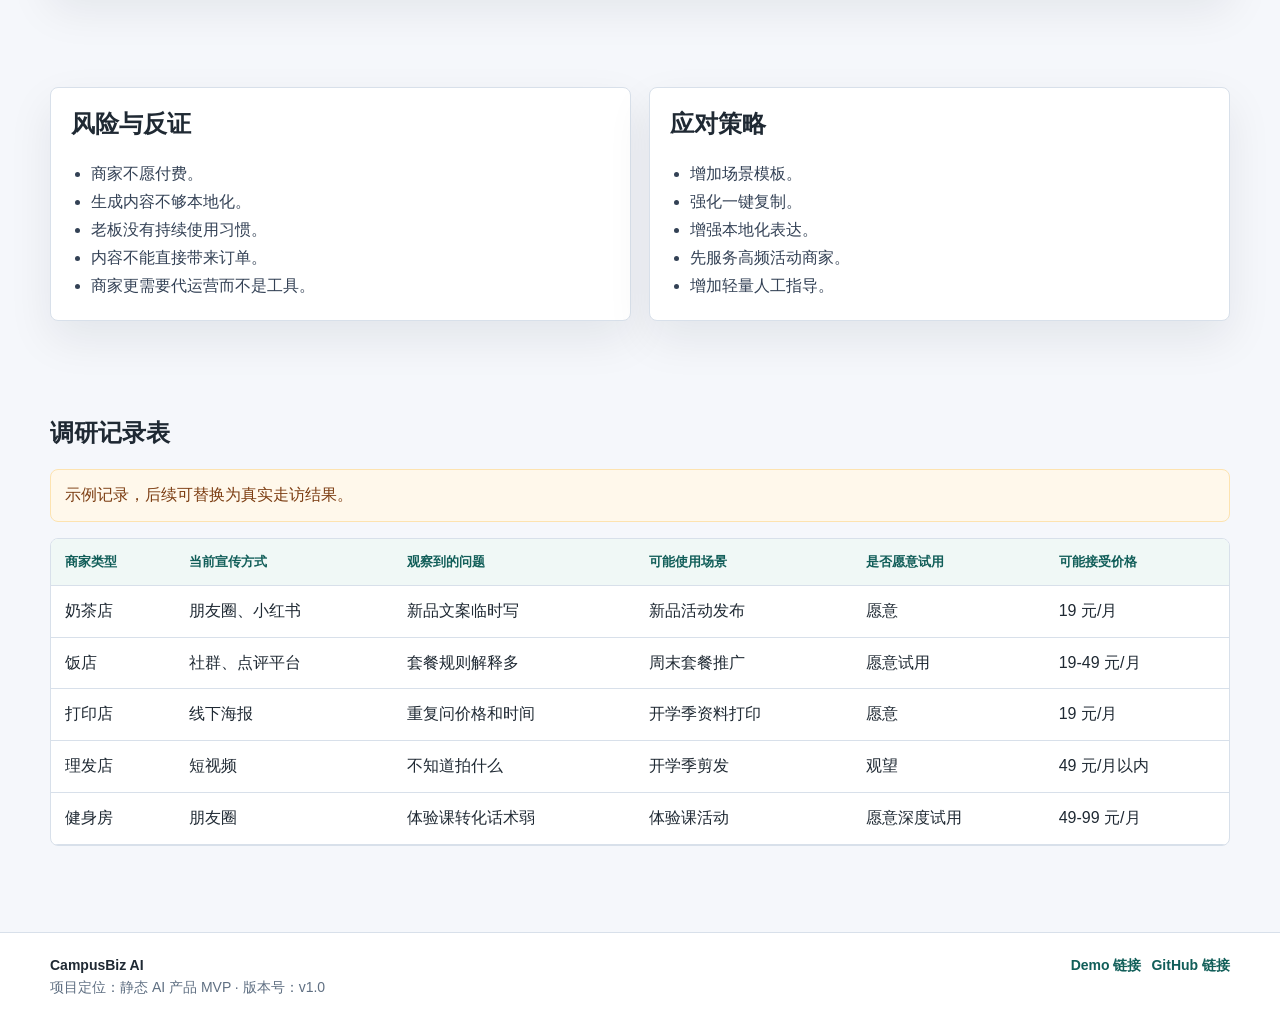
<file: research.html>
<!doctype html>
<html lang="zh-CN">
  <head><meta charset="UTF-8" /><meta name="viewport" content="width=device-width, initial-scale=1.0" /><meta name="description" content="CampusBiz AI 用户验证页面，展示产品假设、实验设计、访谈问题和关键指标。" /><title>CampusBiz AI - 用户验证</title><link rel="stylesheet" href="styles.css" /></head>
  <body data-page="research"><header class="site-header"><nav class="nav" aria-label="主导航"><a class="brand" href="index.html"><span class="brand-mark">AI</span><span>CampusBiz AI</span></a><div class="nav-links"><a href="index.html" data-page="home">首页</a><a href="dashboard.html" data-page="dashboard">仪表盘</a><a href="calendar.html" data-page="calendar">运营日历</a><a href="reply.html" data-page="reply">评论回复</a><a href="cases.html" data-page="cases">案例库</a><a href="research.html" data-page="research">用户验证</a><a href="workflow.html" data-page="workflow">AI 工作流</a><a href="pricing.html" data-page="pricing">定价方案</a><a href="product-plan.html" data-page="plan">产品方案</a><a href="faq.html" data-page="faq">常见问题</a><a href="privacy.html" data-page="privacy">隐私说明</a><a href="https://github.com/zheng1yu1/campusbiz-ai-assistant">GitHub</a></div></nav></header>
    <main>
      <section class="section page-title"><p class="eyebrow">用户验证</p><h1>先验证问题，再验证方案</h1><p>本页用于呈现产品判断路径。调研记录表为示例记录，后续可替换为真实走访结果。</p></section>
      <section class="section grid-2">
        <article class="panel"><h2>验证假设</h2><ul class="list"><li>用户痛点假设：校园周边小商家有内容运营需求，但缺少专业运营能力。</li><li>解决方案假设：将 Prompt、平台风格和活动目标封装成简单工作流，可以降低使用门槛。</li><li>使用频率假设：高频活动商家更可能持续使用。</li><li>付费意愿假设：先验证 19 元/月基础版是否可接受。</li></ul></article>
        <article class="panel"><h2>验证路径</h2><div class="timeline"><div class="timeline-item"><strong>问题验证</strong><p>确认商家是否真的有内容运营痛点。</p></div><div class="timeline-item"><strong>方案验证</strong><p>观察是否愿意复制 Demo 生成内容。</p></div><div class="timeline-item"><strong>付费验证</strong><p>测试 19 元/月基础版接受度。</p></div><div class="timeline-item"><strong>留存验证</strong><p>观察是否愿意二次使用。</p></div></div></article>
      </section>
      <section class="section grid-2"><article class="panel"><h2>最小实验设计</h2><ul class="list"><li>访谈 10 家校园周边商家。</li><li>选择 3-5 家试用 Demo。</li><li>观察是否复制生成内容。</li><li>测试 19 元/月基础版付费意愿。</li><li>收集是否愿意二次使用。</li></ul></article><article class="panel"><h2>关键指标</h2><ul class="list"><li>试用商家数</li><li>内容复制率</li><li>二次使用率</li><li>付费意愿</li><li>生成内容修改次数</li><li>商家推荐意愿</li></ul></article></section>
      <section class="section"><article class="panel"><h2>用户访谈问题清单</h2><ol class="list"><li>平时谁负责发朋友圈或平台内容？</li><li>一周大概发几次活动信息？</li><li>写文案最麻烦的地方是什么？</li><li>拍短视频最困难的地方是什么？</li><li>是否经常遇到重复顾客咨询？</li><li>是否愿意复制 AI 生成的文案？</li><li>是否愿意每月支付 19 元使用基础版？</li><li>更需要工具还是代运营服务？</li><li>最常做的活动类型是什么？</li><li>什么情况下你会持续使用？</li></ol></article></section>
      <section class="section grid-2"><article class="panel"><h2>风险与反证</h2><ul class="list"><li>商家不愿付费。</li><li>生成内容不够本地化。</li><li>老板没有持续使用习惯。</li><li>内容不能直接带来订单。</li><li>商家更需要代运营而不是工具。</li></ul></article><article class="panel"><h2>应对策略</h2><ul class="list"><li>增加场景模板。</li><li>强化一键复制。</li><li>增强本地化表达。</li><li>先服务高频活动商家。</li><li>增加轻量人工指导。</li></ul></article></section>
      <section class="section"><h2>调研记录表</h2><p class="notice">示例记录，后续可替换为真实走访结果。</p><div class="table-wrap"><table><thead><tr><th>商家类型</th><th>当前宣传方式</th><th>观察到的问题</th><th>可能使用场景</th><th>是否愿意试用</th><th>可能接受价格</th></tr></thead><tbody><tr><td>奶茶店</td><td>朋友圈、小红书</td><td>新品文案临时写</td><td>新品活动发布</td><td>愿意</td><td>19 元/月</td></tr><tr><td>饭店</td><td>社群、点评平台</td><td>套餐规则解释多</td><td>周末套餐推广</td><td>愿意试用</td><td>19-49 元/月</td></tr><tr><td>打印店</td><td>线下海报</td><td>重复问价格和时间</td><td>开学季资料打印</td><td>愿意</td><td>19 元/月</td></tr><tr><td>理发店</td><td>短视频</td><td>不知道拍什么</td><td>开学季剪发</td><td>观望</td><td>49 元/月以内</td></tr><tr><td>健身房</td><td>朋友圈</td><td>体验课转化话术弱</td><td>体验课活动</td><td>愿意深度试用</td><td>49-99 元/月</td></tr></tbody></table></div></section>
    </main><footer class="site-footer"><div class="footer-inner"><div><strong>CampusBiz AI</strong><span>项目定位：静态 AI 产品 MVP · 版本号：v1.0</span></div><div class="footer-links"><a href="https://zheng1yu1.github.io/campusbiz-ai-assistant/">Demo 链接</a><a href="https://github.com/zheng1yu1/campusbiz-ai-assistant">GitHub 链接</a></div></div></footer><div class="toast" id="toast" role="status" aria-live="polite"></div><script src="script.js"></script></body>
</html>
</file>
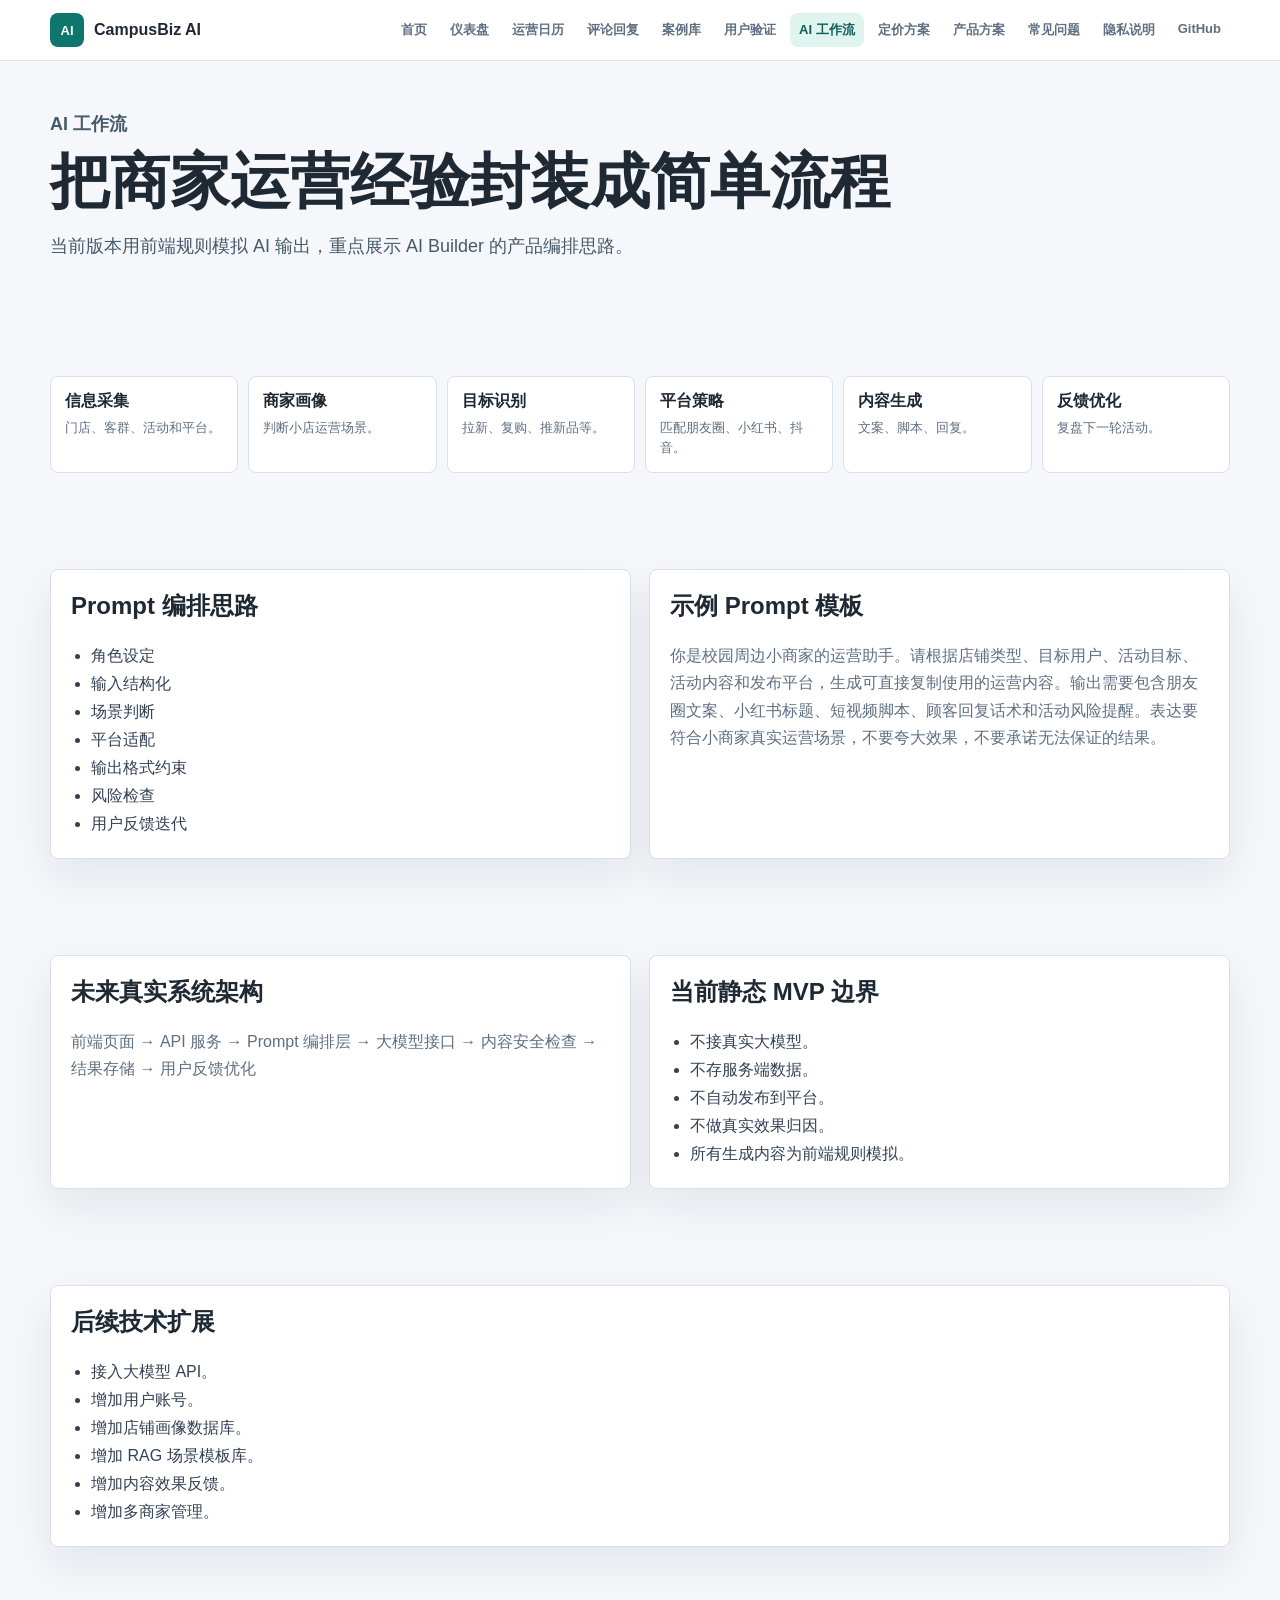
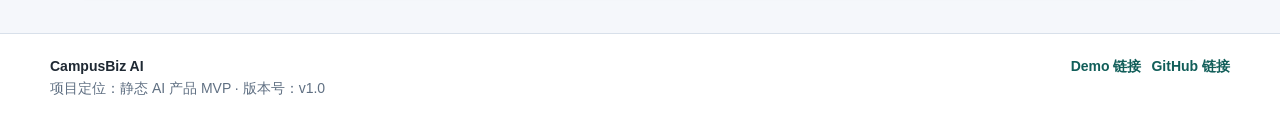
<file: workflow.html>
<!doctype html>
<html lang="zh-CN">
  <head><meta charset="UTF-8" /><meta name="viewport" content="width=device-width, initial-scale=1.0" /><meta name="description" content="CampusBiz AI 工作流页面，展示信息采集、商家画像、活动目标识别、内容生成和反馈优化流程。" /><title>CampusBiz AI - AI 工作流</title><link rel="stylesheet" href="styles.css" /></head>
  <body data-page="workflow"><header class="site-header"><nav class="nav" aria-label="主导航"><a class="brand" href="index.html"><span class="brand-mark">AI</span><span>CampusBiz AI</span></a><div class="nav-links"><a href="index.html" data-page="home">首页</a><a href="dashboard.html" data-page="dashboard">仪表盘</a><a href="calendar.html" data-page="calendar">运营日历</a><a href="reply.html" data-page="reply">评论回复</a><a href="cases.html" data-page="cases">案例库</a><a href="research.html" data-page="research">用户验证</a><a href="workflow.html" data-page="workflow">AI 工作流</a><a href="pricing.html" data-page="pricing">定价方案</a><a href="product-plan.html" data-page="plan">产品方案</a><a href="faq.html" data-page="faq">常见问题</a><a href="privacy.html" data-page="privacy">隐私说明</a><a href="https://github.com/zheng1yu1/campusbiz-ai-assistant">GitHub</a></div></nav></header><main><section class="section page-title"><p class="eyebrow">AI 工作流</p><h1>把商家运营经验封装成简单流程</h1><p>当前版本用前端规则模拟 AI 输出，重点展示 AI Builder 的产品编排思路。</p></section><section class="section"><div class="flow"><div class="flow-step"><strong>信息采集</strong><span>门店、客群、活动和平台。</span></div><div class="flow-step"><strong>商家画像</strong><span>判断小店运营场景。</span></div><div class="flow-step"><strong>目标识别</strong><span>拉新、复购、推新品等。</span></div><div class="flow-step"><strong>平台策略</strong><span>匹配朋友圈、小红书、抖音。</span></div><div class="flow-step"><strong>内容生成</strong><span>文案、脚本、回复。</span></div><div class="flow-step"><strong>反馈优化</strong><span>复盘下一轮活动。</span></div></div></section><section class="section grid-2"><article class="panel"><h2>Prompt 编排思路</h2><ul class="list"><li>角色设定</li><li>输入结构化</li><li>场景判断</li><li>平台适配</li><li>输出格式约束</li><li>风险检查</li><li>用户反馈迭代</li></ul></article><article class="panel"><h2>示例 Prompt 模板</h2><p>你是校园周边小商家的运营助手。请根据店铺类型、目标用户、活动目标、活动内容和发布平台，生成可直接复制使用的运营内容。输出需要包含朋友圈文案、小红书标题、短视频脚本、顾客回复话术和活动风险提醒。表达要符合小商家真实运营场景，不要夸大效果，不要承诺无法保证的结果。</p></article></section><section class="section grid-2"><article class="panel"><h2>未来真实系统架构</h2><p>前端页面 → API 服务 → Prompt 编排层 → 大模型接口 → 内容安全检查 → 结果存储 → 用户反馈优化</p></article><article class="panel"><h2>当前静态 MVP 边界</h2><ul class="list"><li>不接真实大模型。</li><li>不存服务端数据。</li><li>不自动发布到平台。</li><li>不做真实效果归因。</li><li>所有生成内容为前端规则模拟。</li></ul></article></section><section class="section"><article class="panel"><h2>后续技术扩展</h2><ul class="list"><li>接入大模型 API。</li><li>增加用户账号。</li><li>增加店铺画像数据库。</li><li>增加 RAG 场景模板库。</li><li>增加内容效果反馈。</li><li>增加多商家管理。</li></ul></article></section></main><footer class="site-footer"><div class="footer-inner"><div><strong>CampusBiz AI</strong><span>项目定位：静态 AI 产品 MVP · 版本号：v1.0</span></div><div class="footer-links"><a href="https://zheng1yu1.github.io/campusbiz-ai-assistant/">Demo 链接</a><a href="https://github.com/zheng1yu1/campusbiz-ai-assistant">GitHub 链接</a></div></div></footer><div class="toast" id="toast" role="status" aria-live="polite"></div><script src="script.js"></script></body>
</html>
</file>
<file: styles.css>
:root {
  --bg: #f5f7fb;
  --paper: #ffffff;
  --soft: #eef7f5;
  --soft-2: #f8fafc;
  --ink: #1f2933;
  --muted: #5f6f82;
  --line: #d8e0ea;
  --accent: #0f766e;
  --accent-dark: #115e59;
  --accent-soft: #dff3ef;
  --warn: #9a3412;
  --danger: #b42318;
  --shadow: 0 18px 45px rgba(15, 23, 42, 0.08);
  --radius: 8px;
  --max: 1180px;
}

* {
  box-sizing: border-box;
}

html {
  scroll-behavior: smooth;
}

body {
  margin: 0;
  color: var(--ink);
  font-family: -apple-system, BlinkMacSystemFont, "Segoe UI", "Microsoft YaHei", sans-serif;
  background: var(--bg);
}

body.print-package {
  background: white;
}

a {
  color: inherit;
  text-decoration: none;
}

button,
input,
select,
textarea {
  font: inherit;
}

button {
  cursor: pointer;
}

button:disabled {
  cursor: not-allowed;
  opacity: 0.58;
}

img,
svg {
  max-width: 100%;
}

h1,
h2,
h3,
p {
  margin-top: 0;
}

p {
  line-height: 1.72;
}

.site-header {
  position: sticky;
  top: 0;
  z-index: 50;
  border-bottom: 1px solid rgba(216, 224, 234, 0.9);
  background: rgba(255, 255, 255, 0.94);
  backdrop-filter: blur(14px);
}

.nav {
  display: grid;
  grid-template-columns: auto 1fr;
  gap: 14px;
  align-items: center;
  width: min(var(--max), calc(100% - 32px));
  margin: 0 auto;
  padding: 13px 0;
}

.brand {
  display: inline-flex;
  align-items: center;
  gap: 10px;
  font-weight: 850;
  white-space: nowrap;
}

.brand-mark {
  display: grid;
  width: 34px;
  height: 34px;
  place-items: center;
  border-radius: var(--radius);
  color: white;
  background: var(--accent);
  font-size: 13px;
}

.nav-links {
  display: flex;
  flex-wrap: wrap;
  justify-content: flex-end;
  gap: 5px;
}

.nav-links a {
  border-radius: var(--radius);
  padding: 8px 9px;
  color: var(--muted);
  font-size: 13px;
  font-weight: 700;
}

.nav-links a:hover,
.nav-links a.active {
  color: var(--accent-dark);
  background: var(--accent-soft);
}

.section {
  width: min(var(--max), calc(100% - 32px));
  margin: 0 auto;
  padding: 48px 0;
}

.page-hero {
  display: grid;
  grid-template-columns: minmax(0, 1.3fr) minmax(280px, 0.7fr);
  gap: 28px;
  align-items: center;
  padding-top: 54px;
}

.hero-text h1,
.page-title h1 {
  margin-bottom: 16px;
  font-size: clamp(34px, 5.5vw, 60px);
  line-height: 1.08;
  letter-spacing: 0;
}

.hero-text .subtitle,
.page-title p {
  max-width: 760px;
  color: #465a69;
  font-size: 18px;
}

.eyebrow {
  margin: 0 0 10px;
  color: var(--accent-dark);
  font-size: 13px;
  font-weight: 850;
}

.hero-actions,
.actions,
.form-actions,
.section-actions {
  display: flex;
  flex-wrap: wrap;
  gap: 10px;
  margin-top: 14px;
}

.btn,
.primary-btn,
.secondary-btn,
.ghost-btn,
.copy-btn,
.danger-btn {
  display: inline-flex;
  align-items: center;
  justify-content: center;
  min-height: 40px;
  border: 1px solid transparent;
  border-radius: var(--radius);
  padding: 0 14px;
  font-weight: 800;
  transition: background 0.18s ease, box-shadow 0.18s ease, transform 0.18s ease;
}

.primary-btn,
.btn.primary {
  color: white;
  background: var(--accent);
  box-shadow: 0 10px 24px rgba(15, 118, 110, 0.18);
}

.primary-btn:hover,
.btn.primary:hover {
  background: var(--accent-dark);
  transform: translateY(-1px);
}

.secondary-btn,
.ghost-btn,
.copy-btn,
.btn.secondary {
  color: var(--ink);
  border-color: var(--line);
  background: white;
}

.secondary-btn:hover,
.ghost-btn:hover,
.copy-btn:hover,
.btn.secondary:hover {
  background: #f1f5f9;
}

.danger-btn {
  color: var(--danger);
  border-color: #f3c7c2;
  background: #fff7f6;
}

.danger-btn:hover {
  background: #ffeceb;
}

.card-grid {
  display: grid;
  grid-template-columns: repeat(4, minmax(0, 1fr));
  gap: 16px;
}

.grid-2 {
  display: grid;
  grid-template-columns: repeat(2, minmax(0, 1fr));
  gap: 18px;
}

.grid-3 {
  display: grid;
  grid-template-columns: repeat(3, minmax(0, 1fr));
  gap: 18px;
}

.card,
.panel,
.input-panel,
.output-panel,
.hero-panel,
.price-card {
  border: 1px solid var(--line);
  border-radius: var(--radius);
  background: var(--paper);
  box-shadow: var(--shadow);
}

.card,
.panel,
.hero-panel,
.price-card {
  padding: 20px;
}

.card h3,
.panel h3,
.price-card h3 {
  margin-bottom: 8px;
  font-size: 19px;
}

.card p,
.panel p,
.price-card p,
.muted {
  color: var(--muted);
}

.tag-row,
.sample-tabs,
.filter-row {
  display: flex;
  flex-wrap: wrap;
  gap: 8px;
}

.tag,
.status-tag {
  display: inline-flex;
  align-items: center;
  border: 1px solid #cfe3df;
  border-radius: 999px;
  padding: 6px 10px;
  color: #315d58;
  background: #f0f8f6;
  font-size: 13px;
  font-weight: 750;
}

.notice {
  border: 1px solid #fde3b0;
  border-radius: var(--radius);
  padding: 12px 14px;
  color: #7c3d12;
  background: #fff8eb;
  line-height: 1.65;
}

.flow {
  display: grid;
  grid-template-columns: repeat(6, 1fr);
  gap: 10px;
}

.flow-step {
  position: relative;
  min-height: 96px;
  border: 1px solid var(--line);
  border-radius: var(--radius);
  padding: 14px;
  background: white;
}

.flow-step strong {
  display: block;
  margin-bottom: 6px;
}

.flow-step span {
  color: var(--muted);
  font-size: 13px;
  line-height: 1.55;
}

.workbench {
  display: grid;
  grid-template-columns: minmax(300px, 0.82fr) minmax(0, 1.18fr);
  gap: 22px;
  align-items: start;
}

.input-panel,
.output-panel {
  padding: 20px;
}

.input-panel {
  display: grid;
  gap: 15px;
}

.field-row {
  display: grid;
  grid-template-columns: 1fr 1fr;
  gap: 12px;
}

label {
  display: grid;
  gap: 7px;
  color: #334155;
  font-size: 14px;
  font-weight: 800;
}

input,
select,
textarea {
  width: 100%;
  border: 1px solid var(--line);
  border-radius: var(--radius);
  padding: 11px 12px;
  color: var(--ink);
  background: white;
  outline: none;
}

textarea {
  min-height: 110px;
  resize: vertical;
}

input:focus,
select:focus,
textarea:focus {
  border-color: var(--accent);
  box-shadow: 0 0 0 3px rgba(15, 118, 110, 0.12);
}

.error-message {
  margin-top: -7px;
  color: var(--danger);
  font-size: 13px;
  font-weight: 750;
}

.form-alert {
  display: none;
  border: 1px solid #f3c7c2;
  border-radius: var(--radius);
  padding: 10px 12px;
  color: var(--danger);
  background: #fff7f6;
  font-weight: 750;
}

.form-alert.show {
  display: block;
}

.output-head {
  display: flex;
  justify-content: space-between;
  gap: 16px;
  align-items: flex-start;
  margin-bottom: 16px;
}

.empty-state {
  display: grid;
  min-height: 230px;
  place-items: center;
  border: 1px dashed var(--line);
  border-radius: var(--radius);
  padding: 28px;
  color: var(--muted);
  text-align: center;
  line-height: 1.75;
  background: #fbfcfe;
}

.loading-state {
  border: 1px solid #cfe3df;
  border-radius: var(--radius);
  padding: 18px;
  color: var(--accent-dark);
  background: var(--soft);
  font-weight: 800;
}

.result-card {
  margin-bottom: 14px;
  border: 1px solid var(--line);
  border-radius: var(--radius);
  background: white;
  overflow: hidden;
}

.result-card header {
  display: flex;
  align-items: center;
  justify-content: space-between;
  gap: 12px;
  padding: 12px 14px;
  border-bottom: 1px solid var(--line);
  background: #f8fafc;
}

.result-card h3,
.result-card h4 {
  margin: 0;
  font-size: 16px;
}

.result-card .content {
  padding: 14px;
  color: #334155;
  line-height: 1.72;
  white-space: pre-wrap;
}

.history-list {
  display: grid;
  gap: 10px;
}

.history-item {
  display: grid;
  grid-template-columns: 1fr auto;
  gap: 12px;
  border: 1px solid var(--line);
  border-radius: var(--radius);
  padding: 13px;
  background: white;
}

.history-item p {
  margin: 3px 0 0;
  color: var(--muted);
  font-size: 13px;
}

.table-wrap {
  overflow-x: auto;
  border: 1px solid var(--line);
  border-radius: var(--radius);
  background: white;
}

table {
  width: 100%;
  min-width: 760px;
  border-collapse: collapse;
}

th,
td {
  padding: 13px 14px;
  border-bottom: 1px solid var(--line);
  text-align: left;
  vertical-align: top;
  line-height: 1.55;
}

th {
  color: var(--accent-dark);
  background: #f0f8f6;
  font-size: 13px;
}

.progress-list {
  display: grid;
  gap: 14px;
}

.progress-line {
  display: grid;
  gap: 7px;
}

.progress-meta {
  display: flex;
  justify-content: space-between;
  gap: 12px;
  font-weight: 800;
}

.progress-bar {
  height: 10px;
  border-radius: 999px;
  background: #e8eef5;
  overflow: hidden;
}

.progress-bar span {
  display: block;
  height: 100%;
  border-radius: inherit;
  background: var(--accent);
}

.checklist {
  display: grid;
  gap: 10px;
}

.check-item {
  display: flex;
  align-items: flex-start;
  gap: 10px;
}

.check-item input {
  width: auto;
  margin-top: 4px;
}

.case-card {
  display: grid;
  gap: 9px;
}

.pricing-grid {
  align-items: stretch;
}

.price {
  margin: 8px 0 14px;
  color: var(--accent-dark);
  font-size: 30px;
  font-weight: 900;
}

.price small {
  color: var(--muted);
  font-size: 14px;
}

.list {
  margin: 0;
  padding-left: 20px;
  color: #334155;
  line-height: 1.75;
}

.timeline {
  display: grid;
  gap: 12px;
}

.timeline-item {
  border-left: 3px solid var(--accent);
  padding-left: 12px;
}

.site-footer {
  margin-top: 38px;
  border-top: 1px solid var(--line);
  background: #ffffff;
}

.footer-inner {
  display: grid;
  grid-template-columns: 1fr auto;
  gap: 16px;
  width: min(var(--max), calc(100% - 32px));
  margin: 0 auto;
  padding: 24px 0;
  color: var(--muted);
  font-size: 14px;
}

.footer-inner strong {
  display: block;
  margin-bottom: 6px;
  color: var(--ink);
}

.footer-links {
  display: flex;
  flex-wrap: wrap;
  gap: 10px;
  justify-content: flex-end;
}

.footer-links a {
  color: var(--accent-dark);
  font-weight: 750;
}

.toast {
  position: fixed;
  right: 20px;
  bottom: 20px;
  z-index: 80;
  max-width: calc(100% - 40px);
  border-radius: var(--radius);
  padding: 12px 16px;
  color: white;
  background: #0f172a;
  box-shadow: var(--shadow);
  opacity: 0;
  transform: translateY(8px);
  pointer-events: none;
  transition: opacity 0.2s ease, transform 0.2s ease;
}

.toast.show {
  opacity: 1;
  transform: translateY(0);
}

.mvp-note {
  border: 1px solid #cbd5e1;
  border-radius: var(--radius);
  padding: 16px;
  color: #334155;
  background: #f8fafc;
}

.plan-page {
  width: 210mm;
  min-height: 297mm;
  margin: 28px auto;
  padding: 15mm;
  background: white;
  box-shadow: var(--shadow);
}

.plan-page h1 {
  font-size: 27px;
}

.plan-summary {
  color: #475569;
  font-size: 12.5px;
}

.plan-meta {
  display: grid;
  grid-template-columns: repeat(3, 1fr);
  gap: 8px;
  margin: 12px 0;
}

.plan-meta div,
.plan-section-card,
.plan-link {
  border: 1px solid var(--line);
  border-radius: var(--radius);
  padding: 9px;
  background: #fbfcfe;
}

.plan-grid {
  display: grid;
  grid-template-columns: 1fr 1fr;
  gap: 10px;
}

.plan-section-card h2 {
  margin-bottom: 5px;
  color: var(--accent-dark);
  font-size: 14px;
}

.plan-section-card p,
.plan-section-card li,
.plan-meta,
.plan-link p {
  font-size: 11.2px;
  line-height: 1.48;
}

.plan-section-card.wide {
  grid-column: 1 / -1;
}

.print-only {
  display: none;
}

@media (max-width: 980px) {
  .nav {
    grid-template-columns: 1fr;
  }

  .nav-links {
    justify-content: flex-start;
  }

  .page-hero,
  .workbench,
  .grid-2,
  .grid-3,
  .card-grid,
  .footer-inner,
  .flow {
    grid-template-columns: 1fr;
  }

  .field-row {
    grid-template-columns: 1fr;
  }

  .footer-links {
    justify-content: flex-start;
  }
}

@media (max-width: 560px) {
  .section {
    width: min(100% - 24px, var(--max));
    padding: 36px 0;
  }

  .hero-text h1,
  .page-title h1 {
    font-size: 32px;
  }

  .hero-text .subtitle,
  .page-title p {
    font-size: 16px;
  }

  .hero-actions,
  .actions,
  .form-actions,
  .output-head {
    align-items: stretch;
    flex-direction: column;
  }

  .btn,
  .primary-btn,
  .secondary-btn,
  .ghost-btn,
  .copy-btn,
  .danger-btn {
    width: 100%;
  }

  .history-item {
    grid-template-columns: 1fr;
  }

  .plan-page {
    width: 100%;
    min-height: auto;
    margin: 0;
    padding: 22px;
    box-shadow: none;
  }

  .plan-meta,
  .plan-grid {
    grid-template-columns: 1fr;
  }
}

@page {
  size: A4;
  margin: 10mm;
}

@media print {
  body {
    background: white;
  }

  .site-header,
  .site-footer,
  .toolbar,
  .no-print,
  .toast,
  .page-hero,
  .input-panel,
  .history-section,
  .mvp-note {
    display: none !important;
  }

  .section {
    width: 100%;
    padding: 0;
  }

  .output-panel,
  .calendar-output,
  .print-area {
    border: 0;
    box-shadow: none;
    padding: 0;
  }

  .result-card {
    break-inside: avoid;
  }

  .result-card header button,
  .output-head .actions,
  .section-actions {
    display: none !important;
  }

  body.plan-body .site-header,
  body.plan-body .site-footer,
  body.plan-body .toolbar {
    display: none !important;
  }

  body.plan-body .plan-page {
    width: 100%;
    height: auto;
    min-height: auto;
    margin: 0;
    padding: 0;
    box-shadow: none;
    overflow: hidden;
  }

  body.plan-body .plan-page h1 {
    font-size: 23px;
    margin-bottom: 8px;
  }

  body.plan-body .plan-summary {
    font-size: 10.7px;
    line-height: 1.42;
    margin-bottom: 8px;
  }

  body.plan-body .plan-grid {
    gap: 7px;
  }

  body.plan-body .plan-section-card,
  body.plan-body .plan-meta div,
  body.plan-body .plan-link {
    padding: 7px;
  }

  body.plan-body .plan-section-card h2 {
    font-size: 12px;
  }

  body.plan-body .plan-section-card p,
  body.plan-body .plan-section-card li,
  body.plan-body .plan-meta,
  body.plan-body .plan-link p {
    font-size: 9.6px;
    line-height: 1.36;
  }
}
</file>
